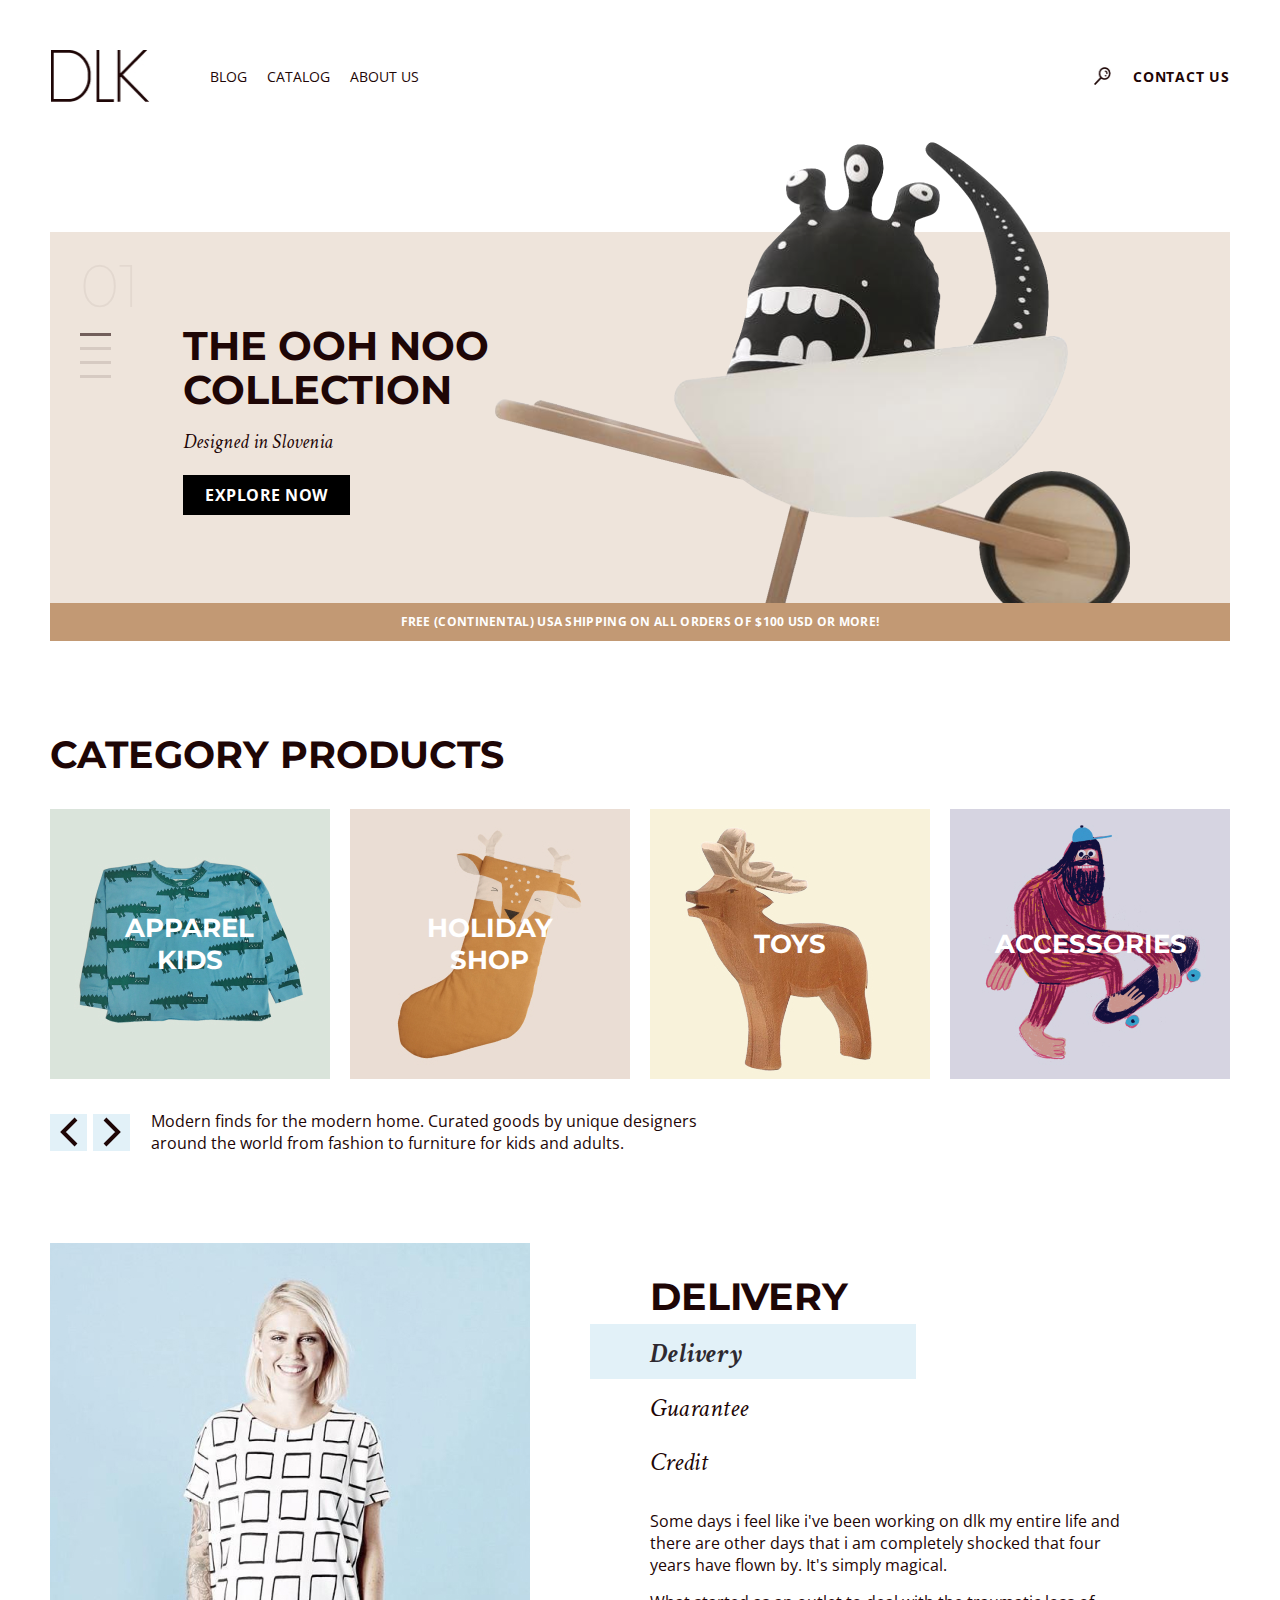
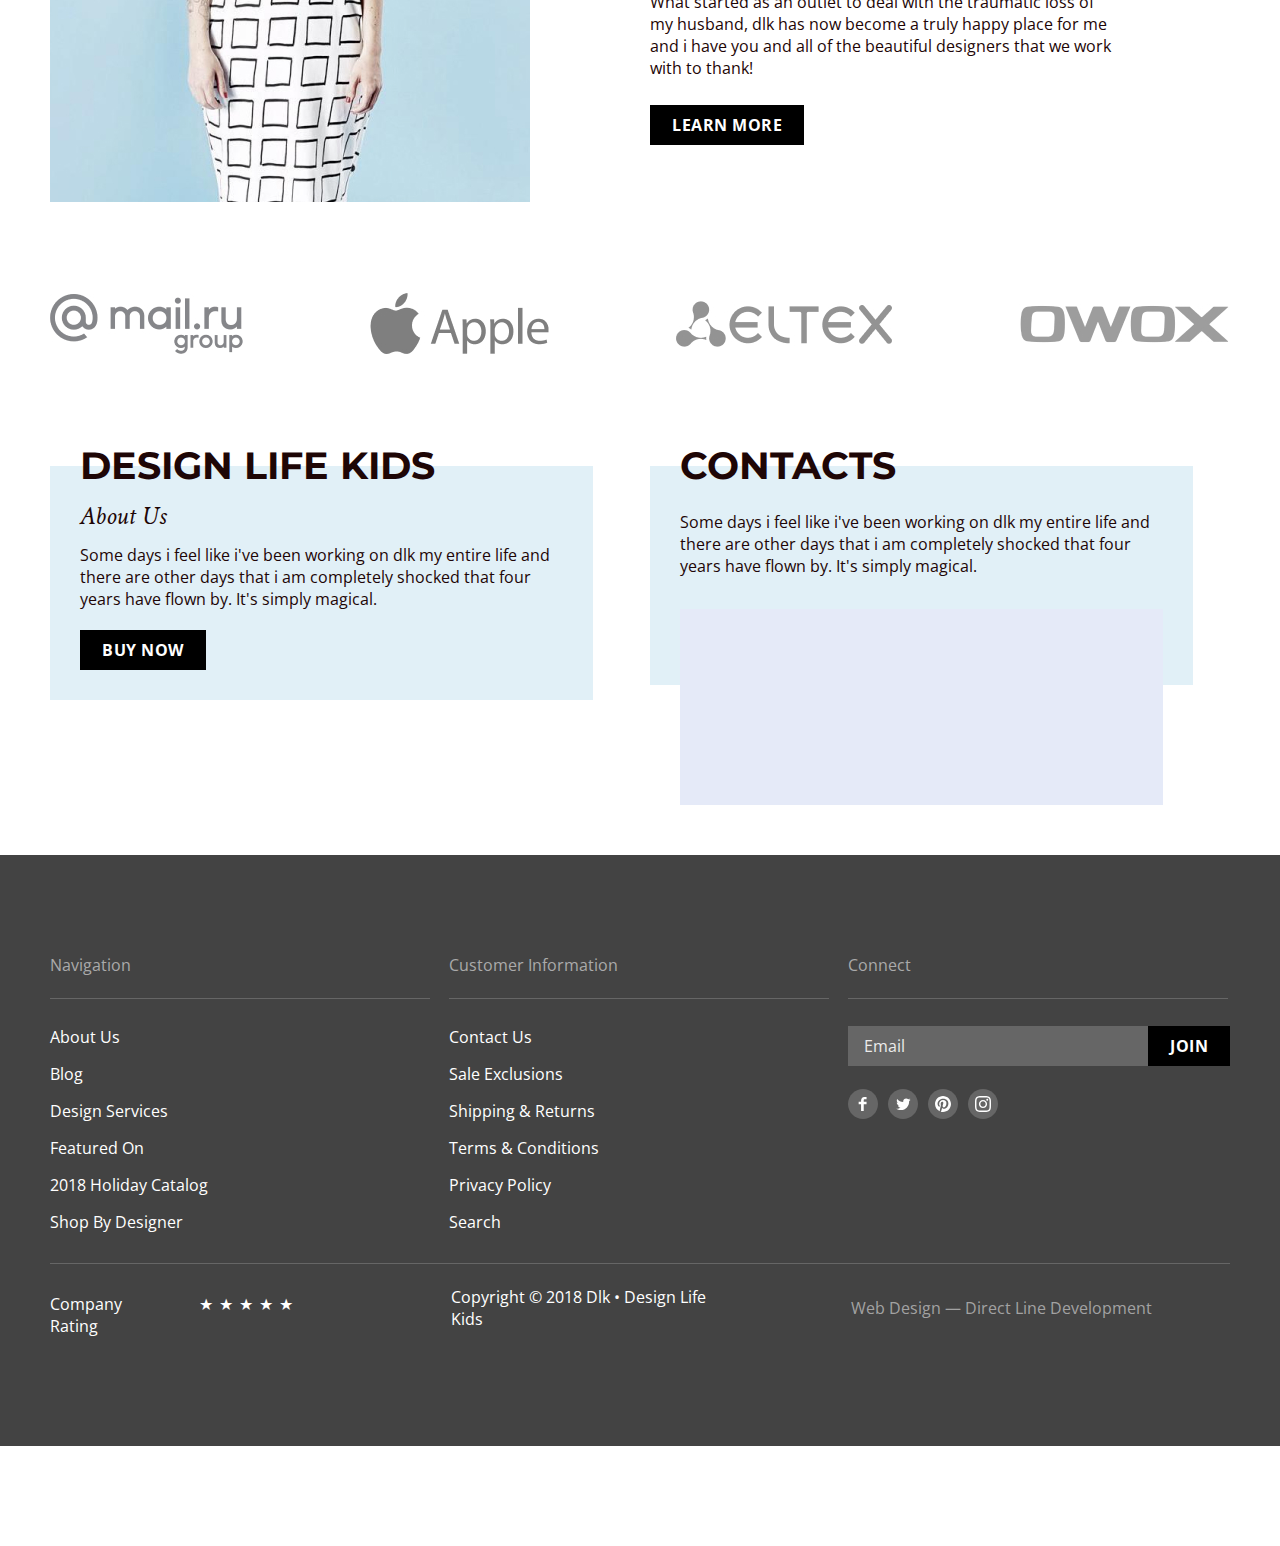
<file: index.html>
<!DOCTYPE html>
<html lang="en">
<head>
    <meta charset="UTF-8">
    <meta http-equiv="X-UA-Compatible" content="IE=edge">
    <meta name="viewport" content="width=device-width, initial-scale=1.0">
    <title>Document</title>
    <link rel="preconnect" href="https://fonts.googleapis.com">
    <link rel="preconnect" href="https://fonts.gstatic.com" crossorigin>
    <link href="https://fonts.googleapis.com/css2?family=Montserrat:wght@700&display=swap" rel="stylesheet">
    <link href="https://fonts.googleapis.com/css2?family=Montserrat:wght@200;700&display=swap" rel="stylesheet">
    <link href="https://fonts.googleapis.com/css2?family=Open+Sans&display=swap" rel="stylesheet">
    <link href="https://fonts.googleapis.com/css2?family=Crimson+Text:ital@1&family=Montserrat:wght@200;700&display=swap" rel="stylesheet">
    <link href="https://fonts.googleapis.com/css2?family=Crimson+Text:ital@1&family=Montserrat:wght@200;700&family=Roboto&display=swap" rel="stylesheet">
    <link rel="stylesheet" href="css/normalize.css">
    <link rel="stylesheet" href="css/common.css">
    <link rel="stylesheet" href="css/style.min.css">
</head>

<body>
    <header class="header container">
        <a href="index.html">
            <img src="images/DLK.jpg" alt="" width="100" height="52">
        </a>
        <nav class="header-menu">
            <ul class="undotted header-list">
                <li>
                   <a href="blog.html">Blog</a>
                </li>
                <li>
                    <a href="catalog.html">Catalog</a>
                </li>
                <li>
                    <a href="#">About Us</a>
                </li>
            </ul>
        </nav>
        <button aria-label="search" class="search"><img src="images/search.jpg" alt="" width="17" height="18"></button>       
        <a href="contact.html" class="header-contact">Contact  Us</a>
    </header>
   
    <main class="container">
        <section class="banner">
            <ul class="undotted banner-list">
                <li class=" sheet">
                    <p class="page">01</p>
                    <ul class="undotted">
                        <li class="button-page-checked">
                            <button class="button-page-checked"></button>
                        </li>
                        <li>
                            <button class="button-page"></button>
                        </li>
                        <li>
                            <button class="button-page"></button>
                        </li>
                        <li>
                            <button class="button-page"></button>
                        </li>
                    </ul>
                </li>
                <li class="banner-item">
                    <h1 class="banner-title">THE OOH NOO COLLECTION</h1>
                    <p class="designed">Designed in Slovenia</p>
                    <a href="#" aria-label="explore-now" class="button btn-js">EXPLORE NOW</a>
                </li> 
                <!-- <li class="banner-item">
                    <img src="images/krocozybra.png" class="banner-monstr" alt="" width="636" height="455">
                </li> -->
            </ul>
            <p class="insert">Free (continental) USA shipping on all orders of $100 USD or more!</p>
        </section>
  
        <section class="category">
            <h2 class="category-title">Category Products</h2>
            <ul class="category-list undotted">
                <li>
                    <a href="#" class="img1 category-item"  >
                        <h3 class="category-heading">APPAREL KIDS</h3>
                    </a>
                </li>
                <li>
                    <a href="#" class="img2 category-item">
                        <h3 class="category-heading">HOLIDAY SHOP</h3>
                    </a>
                </li>
                <li> 
                    <a href="toys.html" class="img3 category-item">
                        <h3 class="category-heading">TOYS</h3>
                    </a>
                </li>
                <li>
                    <a href="#" class="img4 category-item">
                        <h3 class="category-heading">ACCESSORIES</h3>
                    </a>
                </li>
            </ul>
        </section>

        <div class="arrow-wrapper">
            <button class="arrow arrowL"></button>
            <button class="arrow arrowR"></button>
            <p class="arrow-text">Modern finds for the modern home. Curated goods by unique designers around the world from fashion to furniture for kids and adults.</p>
        </div>   
            
        <section class="delivery">
            <img src="images/girl.jpg" alt="" class="delivery-img" width="480" height="559">
            <div class="delivery-wrapper">
                <h2 class="delivery-title">Delivery</h2>
                <ul class="undotted delivery-ul">
                    <li>
                        <p class="selection">Delivery</p>
                    </li>
                    <li>
                        <p>Guarantee</p>
                    </li>
                    <li>
                        <p>Credit</p>
                    </li>
                </ul>
                <ul class="undotted delivery-text">
                    <li>
                        <p>Some days i feel like i've been working on dlk my entire life and there are other days that i am completely shocked that four years have flown by. It's simply magical.</p>
                    </li>
                    <li>
                        <p>What started as an outlet to deal  with the traumatic loss of my husband, dlk has now become a truly happy place for me and i have you and all of the beautiful designers that we work with to thank!</p>
                    </li>
                    <li>
                        <button aria-label="learn-more" class="button">LEARN MORE</button>
                    </li>
                </ul>
            </div>
        </section>

        <section class="brands">
            <h2 class="hidden">Brands</h2>
            <ul class="undotted brands-list">
                <li>
                    <img src="images/mailgroup.jpg" alt="" width="193" height="60">
                </li>
                <li>
                    <img src="images/apple.jpg" alt="" width="179" height="61">
                </li>
                <li>
                    <img src="images/eltex.jpg" alt="" width="216" height="46">
                </li>
                <li>
                    <img src="images/owox1.jpg" alt="" width="211" height="40">
                </li>
            </ul>
        </section>

        <section class="about">
            <div class="about-item">
                <h2 class="about-title">Design Life Kids</h2>
                <p class="about-ul">About Us</p>
                <p>Some days i feel like i've been working on dlk my entire life and there are other days that i am completely shocked that four years have flown by. It's simply magical.</p>
                <a href="#" aria-label="buy" class="button">buy now</a>
            </div>
            <div class="about-item">
                <h2 class="about-title">Contacts</h2>
                    <p>Some days i feel like i've been working on dlk my entire life and there are other days that i am completely shocked that four years have flown by. It's simply magical.</p>
                    <!-- <p><img src="images/maps.jpg" class="map" alt="" width="483" height="196"></p> -->
                    <iframe aria-label="map" class="map" src="https://yandex.ru/map-widget/v1/?um=constructor%3A98d614c780df4e5d0b60de6b04b9b46736ffb4f170f9bae3b75a537164323823&amp;source=constructor" width="483" height="196"></iframe>
            </div>
        </section>
    </main>

    <footer class="footer">
        <div class="container">
            <ul class="undotted footer-list">
                <li class="line">
                    <p>Navigation</p>
                    <nav>
                        <ul class="undotted footer-color">
                            <li>
                                <a href="#">About Us</a>
                            </li>
                            <li>
                                <a href="blog.html">Blog</a>
                            </li>
                            <li>
                                <a href="#">Design Services</a>
                            </li>
                            <li>
                                <a href="#">Featured On</a>
                            </li>
                            <li>
                                <a href="#">2018 Holiday Catalog</a>
                            </li>
                            <li>
                                <a href="#">Shop By Designer</a>
                            </li>
                        </ul>
                    </nav>
                </li>
                <li class="line">
                    <p>Customer Information</p>
                    <nav>
                        <ul class="undotted footer-color">
                            <li>
                                <a href="contact.html">Contact Us</a>
                            </li>
                            <li>
                                <a href="#">Sale Exclusions</a>
                            </li>
                            <li>
                                <a href="#">Shipping & Returns</a>
                            </li>
                            <li>
                                <a href="#">Terms & Conditions</a>
                            </li>
                            <li>
                                <a href="#">Privacy Policy</a>
                            </li>
                            <li>
                                <a href="#">Search</a>
                            </li>
                        </ul>
                    </nav>
                </li>
                <li class="line">
                    <p>Connect</p>
                    <form action="#" class="email-wrapper">
                        <input aria-label="mail" type="email" placeholder="Email" class="email">
                        <button class="button">Join</button>   
                    </form>
                    <ul class="undotted networks">
                        <li>
                            <a href="#" target="_blank">
                            <svg aria-label="facebook" width="30" height="30" viewBox="0 0 30 30" fill="none" xmlns="http://www.w3.org/2000/svg">
                                <path fill-rule="evenodd" clip-rule="evenodd" d="M0 15C0 6.71573 6.71573 0 15 0C23.2843 0 30 6.71573 30 15C30 23.2843 23.2843 30 15 30C6.71573 30 0 23.2843 0 15Z" fill="#666666"/>
                                <path fill-rule="evenodd" clip-rule="evenodd" d="M18.5527 10.3672H16.2967C16.0307 10.3672 15.7337 10.7172 15.7337 11.1852V12.8142H18.5527V15.1352H15.7337V22.1052H13.0707V15.1352H10.6577V12.8142H13.0707V11.4472C13.0707 9.48823 14.4317 7.89423 16.2967 7.89423H18.5527V10.3672Z" fill="white"/>
                            </svg> 
                            </a>
                        </li>
                        <li>
                            <a href="#" target="_blank">
                                <svg aria-label="twitter" width="30" height="30" viewBox="0 0 30 30" fill="none" xmlns="http://www.w3.org/2000/svg">
                                    <path fill-rule="evenodd" clip-rule="evenodd" d="M0 15C0 6.71573 6.71573 0 15 0C23.2843 0 30 6.71573 30 15C30 23.2843 23.2843 30 15 30C6.71573 30 0 23.2843 0 15Z" fill="#666666"/>
                                    <path fill-rule="evenodd" clip-rule="evenodd" d="M21.1006 12.2891C21.1056 12.4161 21.1096 12.5431 21.1096 12.6721C21.1096 16.5761 18.1366 21.0781 12.7026 21.0781C11.0346 21.0781 9.48058 20.5881 8.17358 19.7501C8.40658 19.7771 8.64158 19.7911 8.87958 19.7911C10.2636 19.7911 11.5376 19.3181 12.5486 18.5251C11.2556 18.5021 10.1656 17.6481 9.78758 16.4751C9.96858 16.5101 10.1546 16.5271 10.3446 16.5271C10.6136 16.5271 10.8746 16.4921 11.1226 16.4241C9.77158 16.1521 8.75158 14.9591 8.75158 13.5271V13.4901C9.15058 13.7111 9.60758 13.8441 10.0916 13.8591C9.29858 13.3301 8.77758 12.4261 8.77758 11.4001C8.77758 10.8591 8.92258 10.3521 9.17658 9.91612C10.6326 11.7031 12.8106 12.8791 15.2656 13.0021C15.2156 12.7851 15.1906 12.5601 15.1906 12.3281C15.1906 10.6971 16.5126 9.37512 18.1446 9.37512C18.9936 9.37512 19.7616 9.73212 20.2996 10.3071C20.9736 10.1761 21.6056 9.93012 22.1766 9.59012C21.9556 10.2811 21.4886 10.8591 20.8766 11.2251C21.4746 11.1541 22.0446 10.9961 22.5756 10.7601C22.1776 11.3521 21.6776 11.8731 21.1006 12.2891Z" fill="white"/>
                                </svg>   
                            </a>
                        </li>
                        <li>
                            <a href="#" target="_blank">
                                <svg aria-label="pinterest" width="30" height="30" viewBox="0 0 30 30" fill="none" xmlns="http://www.w3.org/2000/svg">
                                    <path fill-rule="evenodd" clip-rule="evenodd" d="M0 15C0 6.71573 6.71573 0 15 0C23.2843 0 30 6.71573 30 15C30 23.2843 23.2843 30 15 30C6.71573 30 0 23.2843 0 15Z" fill="#666666"/>
                                    <path fill-rule="evenodd" clip-rule="evenodd" d="M15.0005 7C10.5825 7 7 10.5816 7 15.0005C7 18.2754 8.97001 21.0902 11.7896 22.3273C11.767 21.7694 11.7858 21.0977 11.9279 20.49C12.0821 19.8408 12.9571 16.1313 12.9571 16.1313C12.9571 16.1313 12.7021 15.6205 12.7021 14.865C12.7021 13.6796 13.3898 12.7943 14.245 12.7943C14.9722 12.7943 15.3241 13.3409 15.3241 13.9957C15.3241 14.7267 14.8575 15.8208 14.6176 16.8341C14.4172 17.6836 15.0428 18.3751 15.8801 18.3751C17.3957 18.3751 18.4165 16.4286 18.4165 14.1218C18.4165 12.3691 17.2358 11.0567 15.088 11.0567C12.6617 11.0567 11.1498 12.8658 11.1498 14.8866C11.1498 15.5847 11.3549 16.0758 11.6767 16.4559C11.8253 16.6318 11.8451 16.7014 11.7914 16.9027C11.7538 17.0486 11.6654 17.4042 11.6287 17.5444C11.5751 17.7466 11.4114 17.82 11.2288 17.7448C10.1102 17.2885 9.58999 16.0645 9.58999 14.6881C9.58999 12.4161 11.5064 9.68972 15.3072 9.68972C18.3619 9.68972 20.3724 11.9015 20.3724 14.2732C20.3724 17.4117 18.6282 19.7562 16.0551 19.7562C15.1924 19.7562 14.3795 19.2895 14.1011 18.7599C14.1011 18.7599 13.6363 20.6029 13.5385 20.9585C13.3691 21.5747 13.037 22.1919 12.7332 22.6717C13.4529 22.8843 14.213 23 15.0005 23C19.4184 23 23 19.4184 23 15.0005C23 10.5816 19.4184 7 15.0005 7Z" fill="white"/>
                                </svg> 
                            </a>
                        </li>
                        <li>
                            <a href="#" target="_blank">
                                <svg aria-label="instagram" width="30" height="30" viewBox="0 0 30 30" fill="none" xmlns="http://www.w3.org/2000/svg">
                                    <path fill-rule="evenodd" clip-rule="evenodd" d="M0 15C0 6.71573 6.71573 0 15 0C23.2843 0 30 6.71573 30 15C30 23.2843 23.2843 30 15 30C6.71573 30 0 23.2843 0 15Z" fill="#666666"/>
                                    <path fill-rule="evenodd" clip-rule="evenodd" d="M15 7C12.8273 7 12.5549 7.0092 11.7016 7.04813C10.8501 7.08697 10.2686 7.22223 9.7597 7.42C9.23363 7.62443 8.7875 7.89797 8.3427 8.3427C7.89797 8.7875 7.62443 9.23363 7.42 9.7597C7.22223 10.2686 7.08697 10.8501 7.04813 11.7016C7.0092 12.5549 7 12.8273 7 15C7 17.1727 7.0092 17.4451 7.04813 18.2984C7.08697 19.1499 7.22223 19.7314 7.42 20.2403C7.62443 20.7664 7.89797 21.2125 8.3427 21.6573C8.7875 22.102 9.23363 22.3756 9.7597 22.58C10.2686 22.7778 10.8501 22.913 11.7016 22.9519C12.5549 22.9908 12.8273 23 15 23C17.1727 23 17.4451 22.9908 18.2984 22.9519C19.1499 22.913 19.7314 22.7778 20.2403 22.58C20.7664 22.3756 21.2125 22.102 21.6573 21.6573C22.102 21.2125 22.3756 20.7664 22.58 20.2403C22.7778 19.7314 22.913 19.1499 22.9519 18.2984C22.9908 17.4451 23 17.1727 23 15C23 12.8273 22.9908 12.5549 22.9519 11.7016C22.913 10.8501 22.7778 10.2686 22.58 9.7597C22.3756 9.23363 22.102 8.7875 21.6573 8.3427C21.2125 7.89797 20.7664 7.62443 20.2403 7.42C19.7314 7.22223 19.1499 7.08697 18.2984 7.04813C17.4451 7.0092 17.1727 7 15 7ZM15 8.44143C17.1361 8.44143 17.3891 8.4496 18.2327 8.4881C19.0127 8.52367 19.4363 8.65397 19.7182 8.76353C20.0916 8.90867 20.3581 9.08203 20.638 9.362C20.918 9.6419 21.0913 9.9084 21.2365 10.2818C21.346 10.5637 21.4763 10.9873 21.5119 11.7673C21.5504 12.6109 21.5586 12.8639 21.5586 15C21.5586 17.1361 21.5504 17.3891 21.5119 18.2327C21.4763 19.0127 21.346 19.4363 21.2365 19.7182C21.0913 20.0916 20.918 20.3581 20.638 20.638C20.3581 20.918 20.0916 21.0913 19.7182 21.2365C19.4363 21.346 19.0127 21.4763 18.2327 21.5119C17.3892 21.5504 17.1363 21.5586 15 21.5586C12.8637 21.5586 12.6108 21.5504 11.7673 21.5119C10.9873 21.4763 10.5637 21.346 10.2818 21.2365C9.9084 21.0913 9.64193 20.918 9.36197 20.638C9.08207 20.3581 8.90867 20.0916 8.76353 19.7182C8.65397 19.4363 8.52367 19.0127 8.4881 18.2327C8.4496 17.3891 8.44143 17.1361 8.44143 15C8.44143 12.8639 8.4496 12.6109 8.4881 11.7673C8.52367 10.9873 8.65397 10.5637 8.76353 10.2818C8.90867 9.9084 9.08203 9.6419 9.36197 9.362C9.64193 9.08203 9.9084 8.90867 10.2818 8.76353C10.5637 8.65397 10.9873 8.52367 11.7673 8.4881C12.6109 8.4496 12.8639 8.44143 15 8.44143ZM10.8919 15C10.8919 12.7311 12.7311 10.8919 15 10.8919C17.2689 10.8919 19.1081 12.7311 19.1081 15C19.1081 17.2689 17.2689 19.1081 15 19.1081C12.7311 19.1081 10.8919 17.2689 10.8919 15ZM15 17.6667C13.5272 17.6667 12.3333 16.4728 12.3333 15C12.3333 13.5272 13.5272 12.3333 15 12.3333C16.4728 12.3333 17.6667 13.5272 17.6667 15C17.6667 16.4728 16.4728 17.6667 15 17.6667ZM19.2704 11.6896C19.8006 11.6896 20.2304 11.2598 20.2304 10.7296C20.2304 10.1994 19.8006 9.76957 19.2704 9.76957C18.7402 9.76957 18.3104 10.1994 18.3104 10.7296C18.3104 11.2598 18.7402 11.6896 19.2704 11.6896Z" fill="white"/>
                                </svg> 
                            </a>
                        </li>
                    </ul>
                </li>
            </ul>
        </div>
        
        <div class="container down">
            <div class="star">
                <input type="radio" id="star-5" name="rating" value="5">
                <label for="star-5"></label>	
                <input type="radio" id="star-4" name="rating" value="4">
                <label for="star-4"></label>    
                <input type="radio" id="star-3" name="rating" value="3">
                <label for="star-3"></label>  
                <input type="radio" id="star-2" name="rating" value="2">
                <label for="star-2"></label>    
                <input type="radio" id="star-1" name="rating" value="1">
                <label for="star-1"></label>
                <span class="footer-color">Company Rating</span>   
            </div>
            <p class="footer-color indent">Copyright © 2018 Dlk • Design Life Kids</p>
            <a href="https://directlinedev.com/" class="footer-dl">Web Design — Direct Line Development</a>  
        </div>
    </footer>

   <section class="popup">
        <h2 class="hidden">Modal Block</h2>
        <form action="#" class="contact-form-popup">
            <div class="contact-wrapper">
                <label for="input-name">Name</label>
                <input type="text" id="input-name">
            </div>
            <div class="contact-2-column">
                <div class="contact-wrapper">
                    <label for="input-phone">Phone</label>
                    <input type="text" id="input-phone">
                </div>
                <div class="contact-wrapper">
                    <label for="input-email">Email</label>
                    <input type="text" id="input-email">
                </div>
            </div>
            <div class="contact-wrapper">
                <label for="textarea">Message</label>
                <textarea name="message" id="textarea" cols="30" rows="10"></textarea>
            </div>

            <div class="clicking">
                <input id="checkbox" type="checkbox" name="checkbox"  class="checkbox-input" onchange="document.getElementById('submit').disabled = !this.checked;" />
                <label for="checkbox" class="checkbox-label">By clicking on the button, you consent to the processing of your personal data</label>   
                <input aria-label="btn-submit" type="submit" class="button" disabled="disabled" name="submit" id="submit" value="Submit"/>
            </div>

            <button class="popup-close"><img aria-label="close-btn" src="images/btn-cls.svg" alt="" width="15" height="15"></button>
        </form>
    </section>

    <script src="js/script.js"></script>
</body>

</html>
</file>
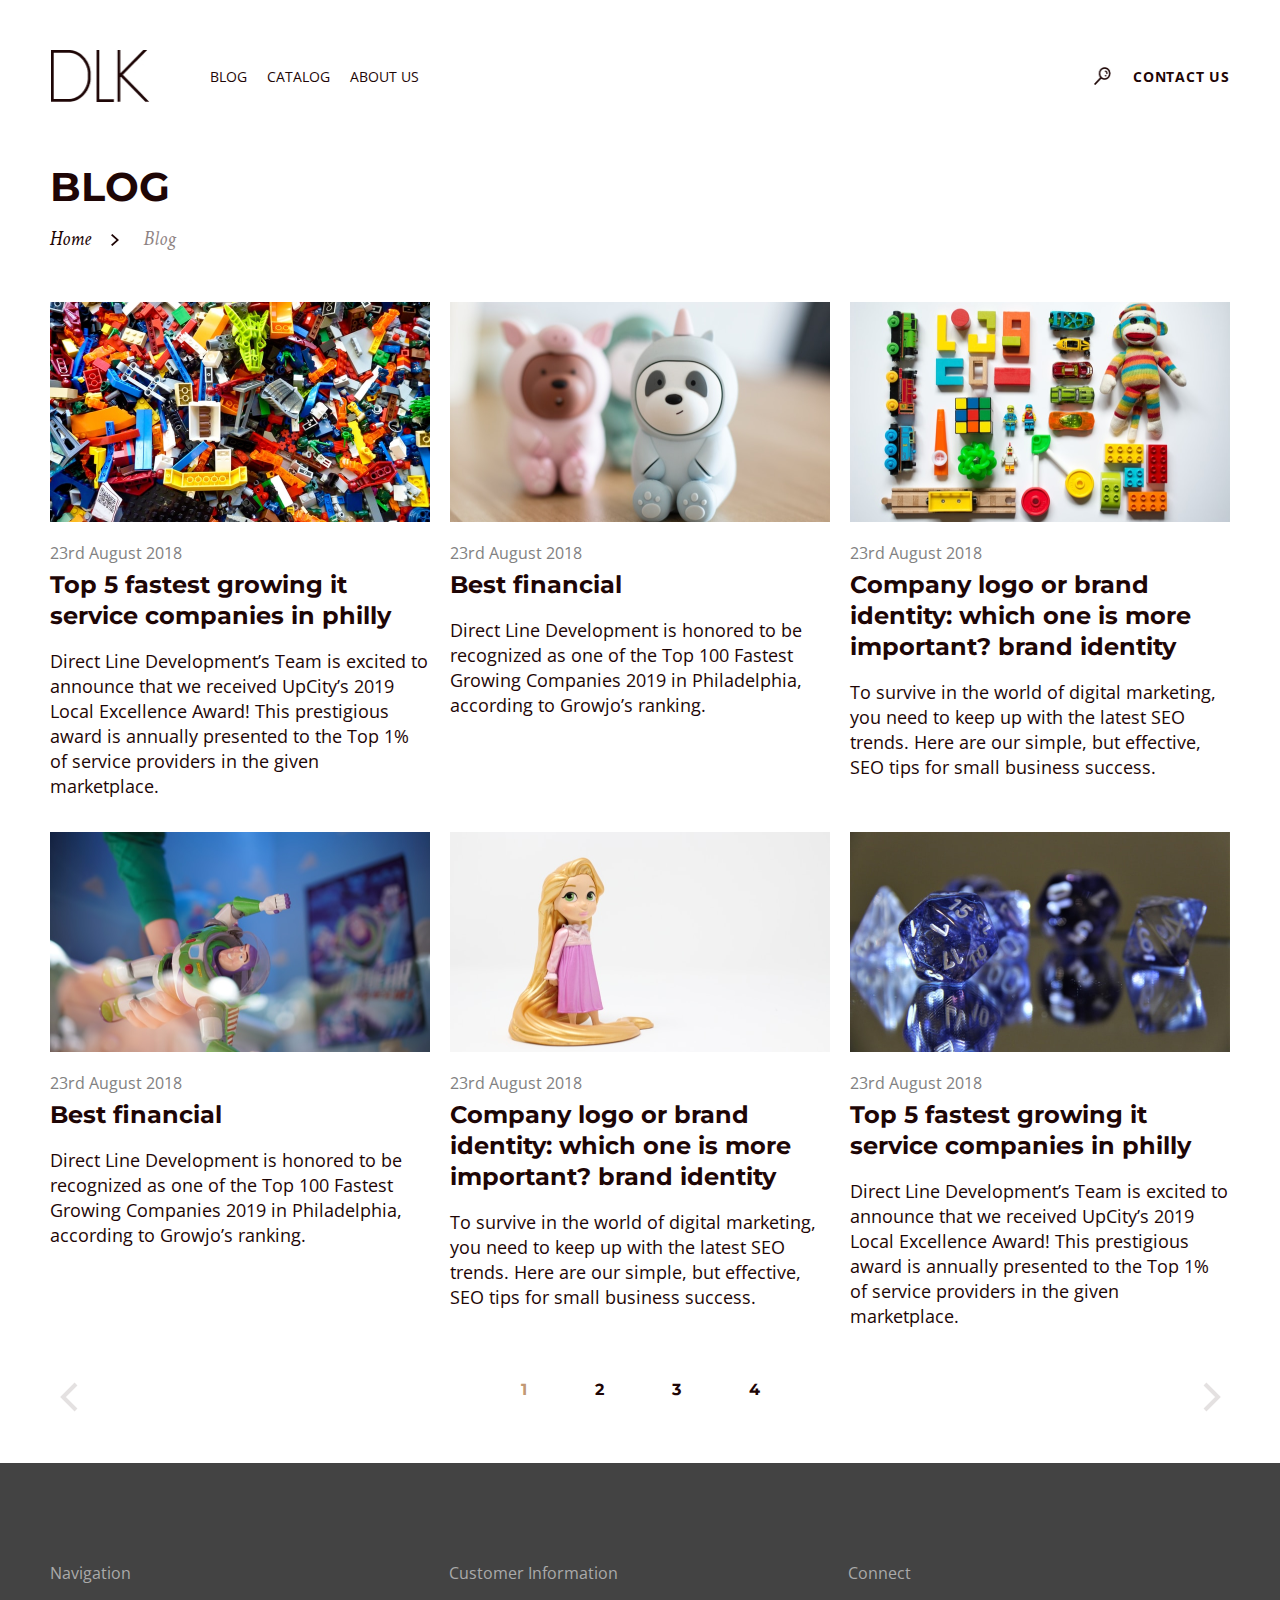
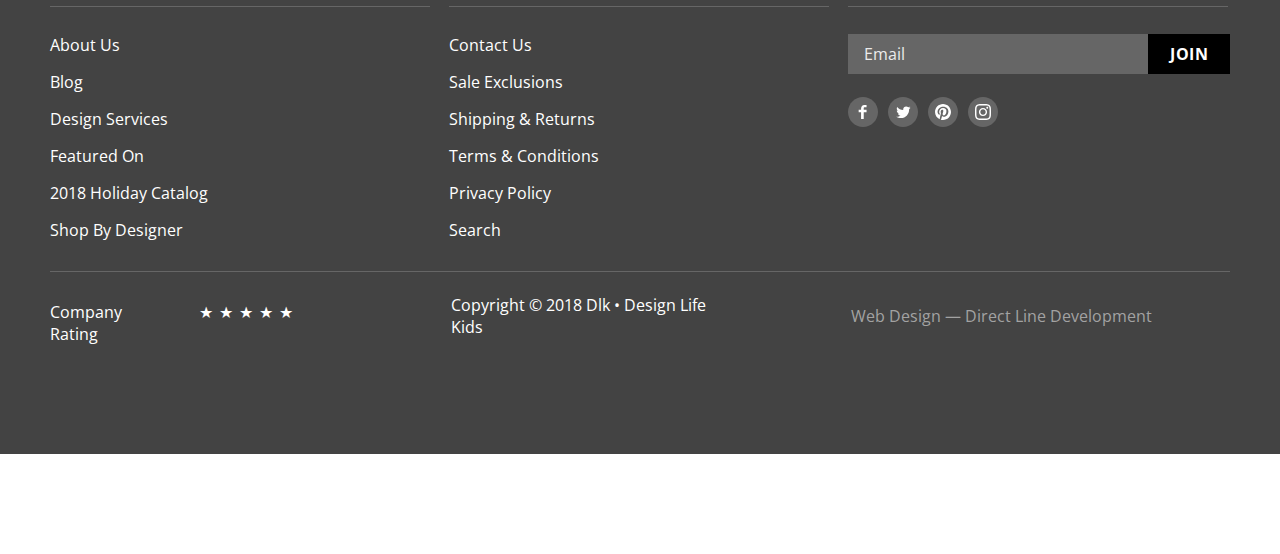
<file: blog.html>
<!DOCTYPE html>
<html lang="en">
<head>
    <meta charset="UTF-8">
    <meta http-equiv="X-UA-Compatible" content="IE=edge">
    <meta name="viewport" content="width=device-width, initial-scale=1.0">
    <title>Blog</title>
    <link rel="preconnect" href="https://fonts.googleapis.com">
    <link rel="preconnect" href="https://fonts.gstatic.com" crossorigin>
    <link href="https://fonts.googleapis.com/css2?family=Montserrat:wght@700&display=swap" rel="stylesheet">
    <link href="https://fonts.googleapis.com/css2?family=Montserrat:wght@200;700&display=swap" rel="stylesheet">
    <link href="https://fonts.googleapis.com/css2?family=Open+Sans&display=swap" rel="stylesheet">
    <link href="https://fonts.googleapis.com/css2?family=Crimson+Text:ital@1&family=Montserrat:wght@200;700&display=swap" rel="stylesheet">
    <link rel="stylesheet" href="css/normalize.css">
    <link rel="stylesheet" href="css/common.css">
    <link rel="stylesheet" href="css/blog.min.css">
</head>

<body>
    <header class="header container">
        <a href="index.html">
            <img src="images/DLK.jpg" alt="" width="100" height="52">
        </a>
        <nav class="header-menu">
            <ul class="undotted header-list">
                <li>
                   <a href="blog.html">Blog</a>
                </li>
                <li>
                    <a href="catalog.html">Catalog</a>
                </li>
                <li>
                    <a href="#">About Us</a>
                </li>
            </ul>
        </nav>
        <button aria-label="search" class="search"><img src="images/search.jpg" alt="" width="17" height="18"></button>       
        <a href="contact.html" class="header-contact">Contact  Us</a>
    </header>

    <main class="container">
        <section>
            <h1 class="blog-title">Blog</h1>
            <div>
                <ul class="undotted crumbs">
                    <li>
                        <a href="index.html" class="breadcrumbs">Home</a>
                    </li>
                    <li>
                        <p>Blog</p>
                    </li>
                </ul>
            </div>
            <ul class="undotted blog-list">
                <li>
                    <a href="#">
                        <img src="images/blog1.png" alt="" width="380" height="220">
                        <p class="blog-data">23rd August 2018</p>
                        <h2 class="blog-item">Top 5 fastest growing it service companies in philly</h2>
                        <p class="blog-text">Direct Line Development’s Team is excited to announce that we received UpCity’s 2019 Local Excellence Award! This prestigious award is annually presented to the Top 1% of service providers in the given marketplace.</p>
                    </a>
                </li>
                <li>
                    <a href="#">
                        <img src="images/blog2.png" alt="" width="380" height="220">
                        <p class="blog-data">23rd August 2018</p>
                        <h2 class="blog-item">Best financial</h2>
                        <p class="blog-text">Direct Line Development is honored to be recognized as one of the Top 100 Fastest Growing Companies 2019 in Philadelphia, according to Growjo’s ranking.</p>
                    </a>
                </li>
                <li>
                    <a href="#">
                        <img src="images/blog3.png" alt="" width="380" height="220">
                        <p class="blog-data">23rd August 2018</p>
                        <h2 class="blog-item">Company logo or brand identity: which one is more important? brand identity</h2>
                        <p class="blog-text">To survive in the world of digital marketing, you need to keep up with the latest SEO trends. Here are our simple, but effective, SEO tips for small business success.</p>
                    </a>
                </li>
                <li>
                    <a href="#">
                        <img src="images/blog4.png" alt="" width="380" height="220">
                        <p class="blog-data">23rd August 2018</p>
                        <h2 class="blog-item">Best financial</h2>
                        <p class="blog-text">Direct Line Development is honored to be recognized as one of the Top 100 Fastest Growing Companies 2019 in Philadelphia, according to Growjo’s ranking.</p>
                    </a>
                </li>
                <li>
                    <a href="#">
                        <img src="images/blog5.png" alt="" width="380" height="220">
                        <p class="blog-data">23rd August 2018</p>
                        <h2 class="blog-item">Company logo or brand identity: which one is more important? brand identity</h2>
                        <p class="blog-text">To survive in the world of digital marketing, you need to keep up with the latest SEO trends. Here are our simple, but effective, SEO tips for small business success.</p>
                    </a>
                </li>
                <li>
                    <a href="#">
                        <img src="images/blog6.png" alt="" width="380" height="220">
                        <p class="blog-data">23rd August 2018</p>
                        <h2 class="blog-item">Top 5 fastest growing it service companies in philly</h2>
                        <p class="blog-text">Direct Line Development’s Team is excited to announce that we received UpCity’s 2019 Local Excellence Award! This prestigious award is annually presented to the Top 1% of service providers in the given marketplace.</p>
                    </a>
                </li>
            </ul>
            <div class="blog-page">
                <a href="#" class="page-left"></a>
                <div class="pagination">
                    <a class="active" href="#">1</a>
                    <a href="#">2</a>
                    <a href="#">3</a>
                    <a href="#">4</a>
                </div>
                <a href="#" class="page-right"></a>
            </div>
        </section>
    </main>

    <footer class="footer">
        <div class="container">
            <ul class="undotted footer-list">
                <li class="line">
                    <p>Navigation</p>
                    <nav>
                        <ul class="undotted footer-color">
                            <li>
                                <a href="#">About Us</a>
                            </li>
                            <li>
                                <a href="blog.html">Blog</a>
                            </li>
                            <li>
                                <a href="#">Design Services</a>
                            </li>
                            <li>
                                <a href="#">Featured On</a>
                            </li>
                            <li>
                                <a href="#">2018 Holiday Catalog</a>
                            </li>
                            <li>
                                <a href="#">Shop By Designer</a>
                            </li>
                        </ul>
                    </nav>
                </li>
                <li class="line">
                    <p>Customer Information</p>
                    <nav>
                        <ul class="undotted footer-color">
                            <li>
                                <a href="contact.html">Contact Us</a>
                            </li>
                            <li>
                                <a href="#">Sale Exclusions</a>
                            </li>
                            <li>
                                <a href="#">Shipping & Returns</a>
                            </li>
                            <li>
                                <a href="#">Terms & Conditions</a>
                            </li>
                            <li>
                                <a href="#">Privacy Policy</a>
                            </li>
                            <li>
                                <a href="#">Search</a>
                            </li>
                        </ul>
                    </nav>
                </li>
                <li class="line">
                    <p>Connect</p>
                    <form action="#" class="email-wrapper">
                        <input aria-label="mail" type="email" placeholder="Email" class="email">
                        <button class="button">Join</button>   
                    </form>
                    <ul class="undotted networks">
                        <li>
                            <a href="#" target="_blank">
                            <svg aria-label="facebook" width="30" height="30" viewBox="0 0 30 30" fill="none" xmlns="http://www.w3.org/2000/svg">
                                <path fill-rule="evenodd" clip-rule="evenodd" d="M0 15C0 6.71573 6.71573 0 15 0C23.2843 0 30 6.71573 30 15C30 23.2843 23.2843 30 15 30C6.71573 30 0 23.2843 0 15Z" fill="#666666"/>
                                <path fill-rule="evenodd" clip-rule="evenodd" d="M18.5527 10.3672H16.2967C16.0307 10.3672 15.7337 10.7172 15.7337 11.1852V12.8142H18.5527V15.1352H15.7337V22.1052H13.0707V15.1352H10.6577V12.8142H13.0707V11.4472C13.0707 9.48823 14.4317 7.89423 16.2967 7.89423H18.5527V10.3672Z" fill="white"/>
                            </svg> 
                            </a>
                        </li>
                        <li>
                            <a href="#" target="_blank">
                                <svg aria-label="twitter" width="30" height="30" viewBox="0 0 30 30" fill="none" xmlns="http://www.w3.org/2000/svg">
                                    <path fill-rule="evenodd" clip-rule="evenodd" d="M0 15C0 6.71573 6.71573 0 15 0C23.2843 0 30 6.71573 30 15C30 23.2843 23.2843 30 15 30C6.71573 30 0 23.2843 0 15Z" fill="#666666"/>
                                    <path fill-rule="evenodd" clip-rule="evenodd" d="M21.1006 12.2891C21.1056 12.4161 21.1096 12.5431 21.1096 12.6721C21.1096 16.5761 18.1366 21.0781 12.7026 21.0781C11.0346 21.0781 9.48058 20.5881 8.17358 19.7501C8.40658 19.7771 8.64158 19.7911 8.87958 19.7911C10.2636 19.7911 11.5376 19.3181 12.5486 18.5251C11.2556 18.5021 10.1656 17.6481 9.78758 16.4751C9.96858 16.5101 10.1546 16.5271 10.3446 16.5271C10.6136 16.5271 10.8746 16.4921 11.1226 16.4241C9.77158 16.1521 8.75158 14.9591 8.75158 13.5271V13.4901C9.15058 13.7111 9.60758 13.8441 10.0916 13.8591C9.29858 13.3301 8.77758 12.4261 8.77758 11.4001C8.77758 10.8591 8.92258 10.3521 9.17658 9.91612C10.6326 11.7031 12.8106 12.8791 15.2656 13.0021C15.2156 12.7851 15.1906 12.5601 15.1906 12.3281C15.1906 10.6971 16.5126 9.37512 18.1446 9.37512C18.9936 9.37512 19.7616 9.73212 20.2996 10.3071C20.9736 10.1761 21.6056 9.93012 22.1766 9.59012C21.9556 10.2811 21.4886 10.8591 20.8766 11.2251C21.4746 11.1541 22.0446 10.9961 22.5756 10.7601C22.1776 11.3521 21.6776 11.8731 21.1006 12.2891Z" fill="white"/>
                                </svg>   
                            </a>
                        </li>
                        <li>
                            <a href="#" target="_blank">
                                <svg aria-label="pinterest" width="30" height="30" viewBox="0 0 30 30" fill="none" xmlns="http://www.w3.org/2000/svg">
                                    <path fill-rule="evenodd" clip-rule="evenodd" d="M0 15C0 6.71573 6.71573 0 15 0C23.2843 0 30 6.71573 30 15C30 23.2843 23.2843 30 15 30C6.71573 30 0 23.2843 0 15Z" fill="#666666"/>
                                    <path fill-rule="evenodd" clip-rule="evenodd" d="M15.0005 7C10.5825 7 7 10.5816 7 15.0005C7 18.2754 8.97001 21.0902 11.7896 22.3273C11.767 21.7694 11.7858 21.0977 11.9279 20.49C12.0821 19.8408 12.9571 16.1313 12.9571 16.1313C12.9571 16.1313 12.7021 15.6205 12.7021 14.865C12.7021 13.6796 13.3898 12.7943 14.245 12.7943C14.9722 12.7943 15.3241 13.3409 15.3241 13.9957C15.3241 14.7267 14.8575 15.8208 14.6176 16.8341C14.4172 17.6836 15.0428 18.3751 15.8801 18.3751C17.3957 18.3751 18.4165 16.4286 18.4165 14.1218C18.4165 12.3691 17.2358 11.0567 15.088 11.0567C12.6617 11.0567 11.1498 12.8658 11.1498 14.8866C11.1498 15.5847 11.3549 16.0758 11.6767 16.4559C11.8253 16.6318 11.8451 16.7014 11.7914 16.9027C11.7538 17.0486 11.6654 17.4042 11.6287 17.5444C11.5751 17.7466 11.4114 17.82 11.2288 17.7448C10.1102 17.2885 9.58999 16.0645 9.58999 14.6881C9.58999 12.4161 11.5064 9.68972 15.3072 9.68972C18.3619 9.68972 20.3724 11.9015 20.3724 14.2732C20.3724 17.4117 18.6282 19.7562 16.0551 19.7562C15.1924 19.7562 14.3795 19.2895 14.1011 18.7599C14.1011 18.7599 13.6363 20.6029 13.5385 20.9585C13.3691 21.5747 13.037 22.1919 12.7332 22.6717C13.4529 22.8843 14.213 23 15.0005 23C19.4184 23 23 19.4184 23 15.0005C23 10.5816 19.4184 7 15.0005 7Z" fill="white"/>
                                </svg> 
                            </a>
                        </li>
                        <li>
                            <a href="#" target="_blank">
                                <svg aria-label="instagram" width="30" height="30" viewBox="0 0 30 30" fill="none" xmlns="http://www.w3.org/2000/svg">
                                    <path fill-rule="evenodd" clip-rule="evenodd" d="M0 15C0 6.71573 6.71573 0 15 0C23.2843 0 30 6.71573 30 15C30 23.2843 23.2843 30 15 30C6.71573 30 0 23.2843 0 15Z" fill="#666666"/>
                                    <path fill-rule="evenodd" clip-rule="evenodd" d="M15 7C12.8273 7 12.5549 7.0092 11.7016 7.04813C10.8501 7.08697 10.2686 7.22223 9.7597 7.42C9.23363 7.62443 8.7875 7.89797 8.3427 8.3427C7.89797 8.7875 7.62443 9.23363 7.42 9.7597C7.22223 10.2686 7.08697 10.8501 7.04813 11.7016C7.0092 12.5549 7 12.8273 7 15C7 17.1727 7.0092 17.4451 7.04813 18.2984C7.08697 19.1499 7.22223 19.7314 7.42 20.2403C7.62443 20.7664 7.89797 21.2125 8.3427 21.6573C8.7875 22.102 9.23363 22.3756 9.7597 22.58C10.2686 22.7778 10.8501 22.913 11.7016 22.9519C12.5549 22.9908 12.8273 23 15 23C17.1727 23 17.4451 22.9908 18.2984 22.9519C19.1499 22.913 19.7314 22.7778 20.2403 22.58C20.7664 22.3756 21.2125 22.102 21.6573 21.6573C22.102 21.2125 22.3756 20.7664 22.58 20.2403C22.7778 19.7314 22.913 19.1499 22.9519 18.2984C22.9908 17.4451 23 17.1727 23 15C23 12.8273 22.9908 12.5549 22.9519 11.7016C22.913 10.8501 22.7778 10.2686 22.58 9.7597C22.3756 9.23363 22.102 8.7875 21.6573 8.3427C21.2125 7.89797 20.7664 7.62443 20.2403 7.42C19.7314 7.22223 19.1499 7.08697 18.2984 7.04813C17.4451 7.0092 17.1727 7 15 7ZM15 8.44143C17.1361 8.44143 17.3891 8.4496 18.2327 8.4881C19.0127 8.52367 19.4363 8.65397 19.7182 8.76353C20.0916 8.90867 20.3581 9.08203 20.638 9.362C20.918 9.6419 21.0913 9.9084 21.2365 10.2818C21.346 10.5637 21.4763 10.9873 21.5119 11.7673C21.5504 12.6109 21.5586 12.8639 21.5586 15C21.5586 17.1361 21.5504 17.3891 21.5119 18.2327C21.4763 19.0127 21.346 19.4363 21.2365 19.7182C21.0913 20.0916 20.918 20.3581 20.638 20.638C20.3581 20.918 20.0916 21.0913 19.7182 21.2365C19.4363 21.346 19.0127 21.4763 18.2327 21.5119C17.3892 21.5504 17.1363 21.5586 15 21.5586C12.8637 21.5586 12.6108 21.5504 11.7673 21.5119C10.9873 21.4763 10.5637 21.346 10.2818 21.2365C9.9084 21.0913 9.64193 20.918 9.36197 20.638C9.08207 20.3581 8.90867 20.0916 8.76353 19.7182C8.65397 19.4363 8.52367 19.0127 8.4881 18.2327C8.4496 17.3891 8.44143 17.1361 8.44143 15C8.44143 12.8639 8.4496 12.6109 8.4881 11.7673C8.52367 10.9873 8.65397 10.5637 8.76353 10.2818C8.90867 9.9084 9.08203 9.6419 9.36197 9.362C9.64193 9.08203 9.9084 8.90867 10.2818 8.76353C10.5637 8.65397 10.9873 8.52367 11.7673 8.4881C12.6109 8.4496 12.8639 8.44143 15 8.44143ZM10.8919 15C10.8919 12.7311 12.7311 10.8919 15 10.8919C17.2689 10.8919 19.1081 12.7311 19.1081 15C19.1081 17.2689 17.2689 19.1081 15 19.1081C12.7311 19.1081 10.8919 17.2689 10.8919 15ZM15 17.6667C13.5272 17.6667 12.3333 16.4728 12.3333 15C12.3333 13.5272 13.5272 12.3333 15 12.3333C16.4728 12.3333 17.6667 13.5272 17.6667 15C17.6667 16.4728 16.4728 17.6667 15 17.6667ZM19.2704 11.6896C19.8006 11.6896 20.2304 11.2598 20.2304 10.7296C20.2304 10.1994 19.8006 9.76957 19.2704 9.76957C18.7402 9.76957 18.3104 10.1994 18.3104 10.7296C18.3104 11.2598 18.7402 11.6896 19.2704 11.6896Z" fill="white"/>
                                </svg> 
                            </a>
                        </li>
                    </ul>
                </li>
            </ul>
        </div>
        
        <div class="container down">
            <div class="star">
                <input type="radio" id="star-5" name="rating" value="5">
                <label for="star-5"></label>	
                <input type="radio" id="star-4" name="rating" value="4">
                <label for="star-4"></label>    
                <input type="radio" id="star-3" name="rating" value="3">
                <label for="star-3"></label>  
                <input type="radio" id="star-2" name="rating" value="2">
                <label for="star-2"></label>    
                <input type="radio" id="star-1" name="rating" value="1">
                <label for="star-1"></label>
                <span class="footer-color">Company Rating</span>   
            </div>
            <p class="footer-color indent">Copyright © 2018 Dlk • Design Life Kids</p>
            <a href="https://directlinedev.com/" class="footer-dl indent">Web Design — Direct Line Development</a>  
        </div>
    </footer>
</body>
</html>
</file>
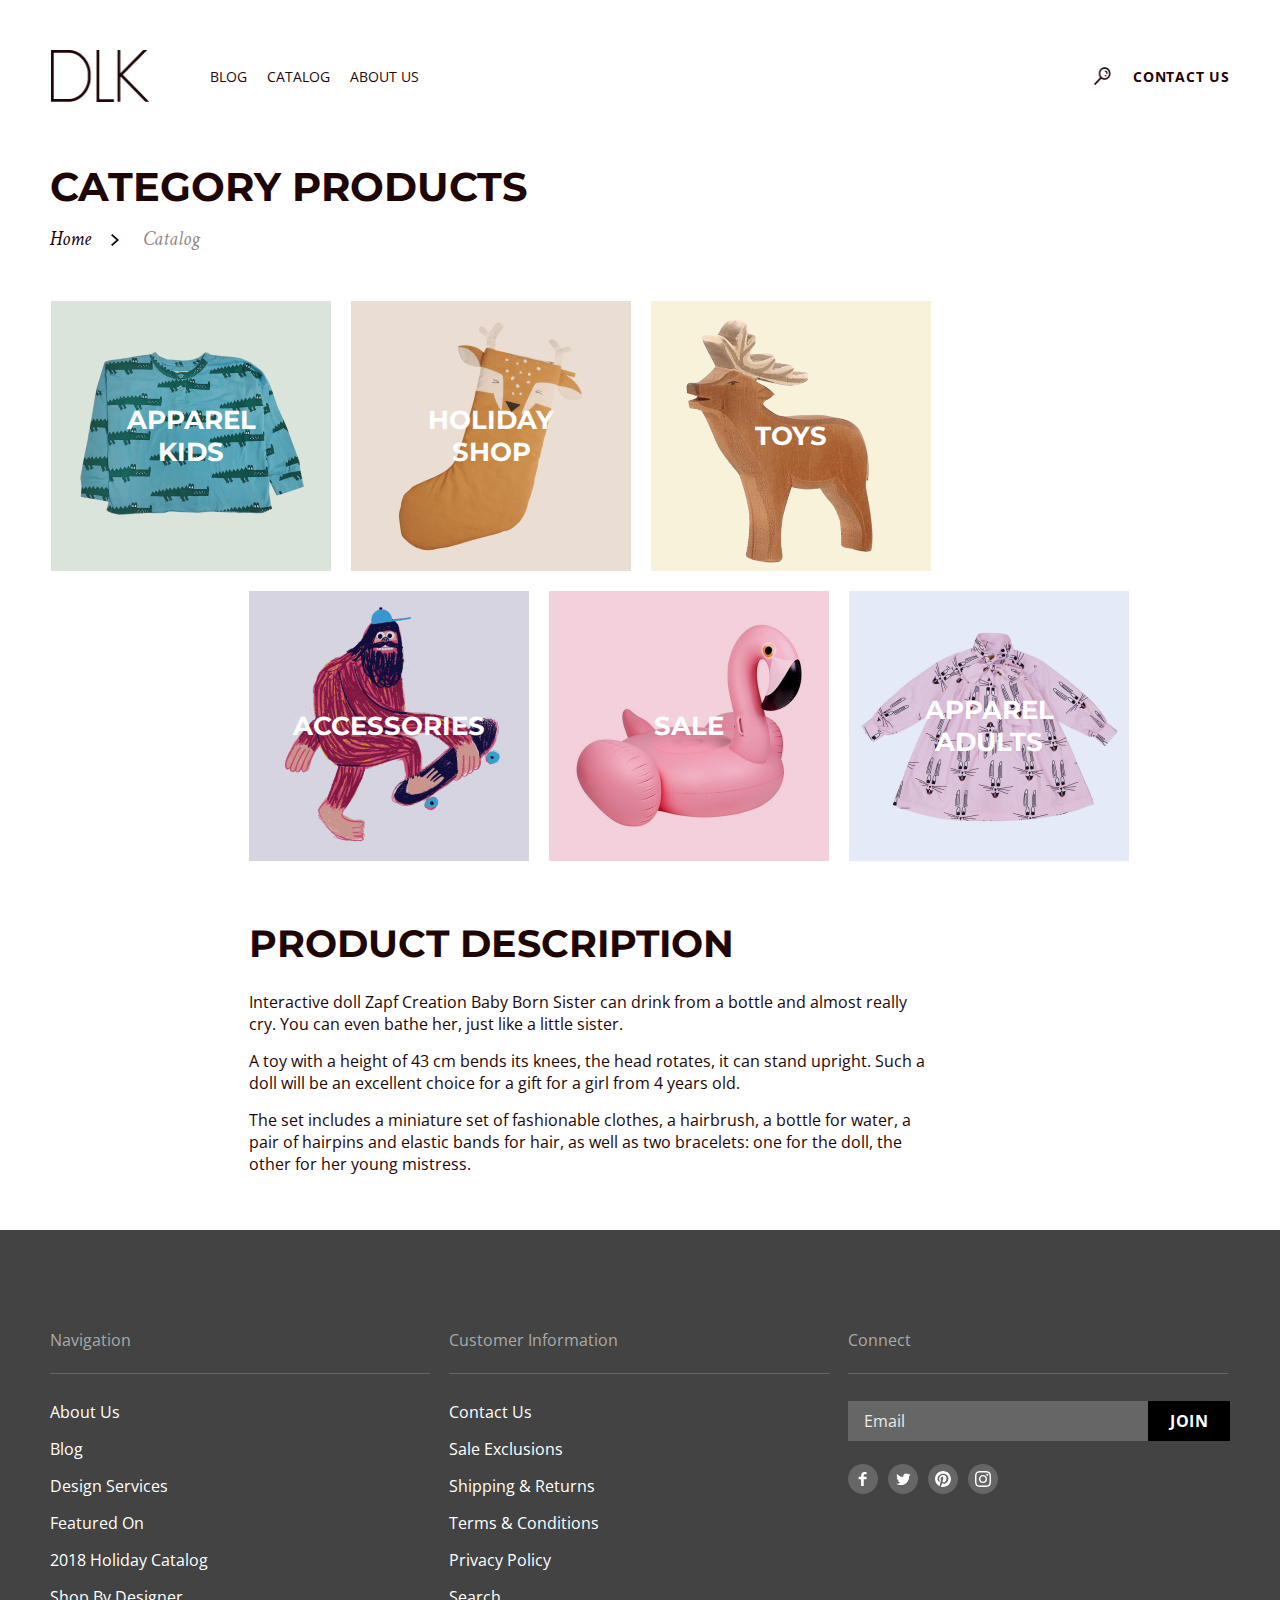
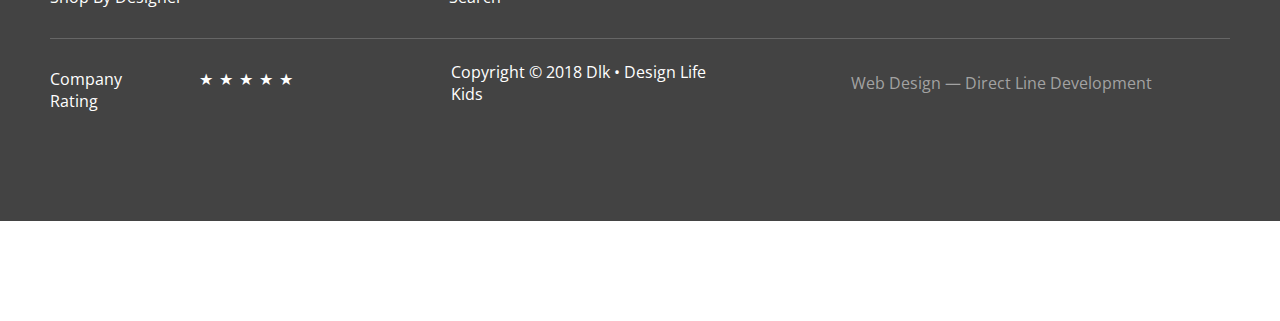
<file: catalog.html>
<!DOCTYPE html>
<html lang="en">
<head>
    <meta charset="UTF-8">
    <meta http-equiv="X-UA-Compatible" content="IE=edge">
    <meta name="viewport" content="width=device-width, initial-scale=1.0">
    <title>Catalog</title>
    <link rel="preconnect" href="https://fonts.googleapis.com">
    <link rel="preconnect" href="https://fonts.gstatic.com" crossorigin>
    <link href="https://fonts.googleapis.com/css2?family=Montserrat:wght@700&display=swap" rel="stylesheet">
    <link href="https://fonts.googleapis.com/css2?family=Montserrat:wght@200;700&display=swap" rel="stylesheet">
    <link href="https://fonts.googleapis.com/css2?family=Open+Sans&display=swap" rel="stylesheet">
    <link href="https://fonts.googleapis.com/css2?family=Crimson+Text:ital@1&family=Montserrat:wght@200;700&display=swap" rel="stylesheet">
    <link rel="stylesheet" href="css/normalize.css">
    <link rel="stylesheet" href="css/common.css">
    <link rel="stylesheet" href="css/catalog.min.css">
</head>

<body>
    <header class="header container">
        <a href="index.html">
            <img src="images/DLK.jpg" alt="" width="100" height="52">
        </a>
        <nav class="header-menu">
            <ul class="undotted header-list">
                <li>
                   <a href="blog.html">Blog</a>
                </li>
                <li>
                    <a href="catalog.html">Catalog</a>
                </li>
                <li>
                    <a href="#">About Us</a>
                </li>
            </ul>
        </nav>
        <button aria-label="search" class="search"><img src="images/search.jpg" alt="" width="17" height="18"></button>       
        <a href="contact.html" class="header-contact">Contact  Us</a>
    </header>

    <main class="container">
        <section>
            <h1 class="catalog-title">Category Products</h1>
                <div>
                    <ul class="undotted crumbs">
                        <li>
                            <a href="index.html" class="breadcrumbs">Home</a>
                        </li>
                        <li>
                            <p>Catalog</p>
                        </li>
                    </ul>
                </div>
                <div>
                    <ul class="undotted catalog-up">
                        <li>
                            <a href="#" class="img1 catalog-item">
                                <p>APPAREL KIDS</p>
                            </a>
                        </li>
                        <li>
                            <a href="#" class="img2 catalog-item">
                                <p>HOLIDAY SHOP</p>
                            </a>
                        </li>
                        <li> 
                            <a href="toys.html" class="img3 catalog-item">
                                <p>TOYS</p>
                            </a>
                        </li>
                        <li>
                            <a href="#" class="img4 catalog-item">
                                <p>ACCESSORIES</p>
                            </a>
                        </li>
                        <li> 
                            <a href="#" class="img5 catalog-item">
                                <p>SALE</p>
                            </a>
                        </li>
                        <li>
                            <a href="#" class="img6 catalog-item">
                                <p>APPAREL ADULTS</p>
                            </a>
                        </li>
                    </ul>
                </div>
                <div class="product">
                    <h2 class="catalog-product">Product Description</h2>
                    <p>Interactive doll Zapf Creation Baby Born Sister can drink from a bottle and almost really cry. You can even bathe her, just like a little sister.</p>
                    <p>A toy with a height of 43 cm bends its knees, the head rotates, it can stand upright. Such a doll will be an excellent choice for a gift for a girl from 4 years old.</p>
                    <p>The set includes a miniature set of fashionable clothes, a hairbrush, a bottle for water, a pair of hairpins and elastic bands for hair, as well as two bracelets: one for the doll, the other for her young mistress.</p> 
                </div>
        </section>
    </main>

    <footer class="footer">
        <div class="container">
            <ul class="undotted footer-list">
                <li class="line">
                    <p>Navigation</p>
                    <nav>
                        <ul class="undotted footer-color">
                            <li>
                                <a href="#">About Us</a>
                            </li>
                            <li>
                                <a href="blog.html">Blog</a>
                            </li>
                            <li>
                                <a href="#">Design Services</a>
                            </li>
                            <li>
                                <a href="#">Featured On</a>
                            </li>
                            <li>
                                <a href="#">2018 Holiday Catalog</a>
                            </li>
                            <li>
                                <a href="#">Shop By Designer</a>
                            </li>
                        </ul>
                    </nav>
                </li>
                <li class="line">
                    <p>Customer Information</p>
                    <nav>
                        <ul class="undotted footer-color">
                            <li>
                                <a href="contact.html">Contact Us</a>
                            </li>
                            <li>
                                <a href="#">Sale Exclusions</a>
                            </li>
                            <li>
                                <a href="#">Shipping & Returns</a>
                            </li>
                            <li>
                                <a href="#">Terms & Conditions</a>
                            </li>
                            <li>
                                <a href="#">Privacy Policy</a>
                            </li>
                            <li>
                                <a href="#">Search</a>
                            </li>
                        </ul>
                    </nav>
                </li>
                <li class="line">
                    <p>Connect</p>
                    <form action="#" class="email-wrapper">
                        <input aria-label="mail" type="email" placeholder="Email" class="email">
                        <button class="button">Join</button>   
                    </form>
                    <ul class="undotted networks">
                        <li>
                            <a href="#" target="_blank">
                            <svg aria-label="facebook" width="30" height="30" viewBox="0 0 30 30" fill="none" xmlns="http://www.w3.org/2000/svg">
                                <path fill-rule="evenodd" clip-rule="evenodd" d="M0 15C0 6.71573 6.71573 0 15 0C23.2843 0 30 6.71573 30 15C30 23.2843 23.2843 30 15 30C6.71573 30 0 23.2843 0 15Z" fill="#666666"/>
                                <path fill-rule="evenodd" clip-rule="evenodd" d="M18.5527 10.3672H16.2967C16.0307 10.3672 15.7337 10.7172 15.7337 11.1852V12.8142H18.5527V15.1352H15.7337V22.1052H13.0707V15.1352H10.6577V12.8142H13.0707V11.4472C13.0707 9.48823 14.4317 7.89423 16.2967 7.89423H18.5527V10.3672Z" fill="white"/>
                            </svg> 
                            </a>
                        </li>
                        <li>
                            <a href="#" target="_blank">
                                <svg aria-label="twitter" width="30" height="30" viewBox="0 0 30 30" fill="none" xmlns="http://www.w3.org/2000/svg">
                                    <path fill-rule="evenodd" clip-rule="evenodd" d="M0 15C0 6.71573 6.71573 0 15 0C23.2843 0 30 6.71573 30 15C30 23.2843 23.2843 30 15 30C6.71573 30 0 23.2843 0 15Z" fill="#666666"/>
                                    <path fill-rule="evenodd" clip-rule="evenodd" d="M21.1006 12.2891C21.1056 12.4161 21.1096 12.5431 21.1096 12.6721C21.1096 16.5761 18.1366 21.0781 12.7026 21.0781C11.0346 21.0781 9.48058 20.5881 8.17358 19.7501C8.40658 19.7771 8.64158 19.7911 8.87958 19.7911C10.2636 19.7911 11.5376 19.3181 12.5486 18.5251C11.2556 18.5021 10.1656 17.6481 9.78758 16.4751C9.96858 16.5101 10.1546 16.5271 10.3446 16.5271C10.6136 16.5271 10.8746 16.4921 11.1226 16.4241C9.77158 16.1521 8.75158 14.9591 8.75158 13.5271V13.4901C9.15058 13.7111 9.60758 13.8441 10.0916 13.8591C9.29858 13.3301 8.77758 12.4261 8.77758 11.4001C8.77758 10.8591 8.92258 10.3521 9.17658 9.91612C10.6326 11.7031 12.8106 12.8791 15.2656 13.0021C15.2156 12.7851 15.1906 12.5601 15.1906 12.3281C15.1906 10.6971 16.5126 9.37512 18.1446 9.37512C18.9936 9.37512 19.7616 9.73212 20.2996 10.3071C20.9736 10.1761 21.6056 9.93012 22.1766 9.59012C21.9556 10.2811 21.4886 10.8591 20.8766 11.2251C21.4746 11.1541 22.0446 10.9961 22.5756 10.7601C22.1776 11.3521 21.6776 11.8731 21.1006 12.2891Z" fill="white"/>
                                </svg>   
                            </a>
                        </li>
                        <li>
                            <a href="#" target="_blank">
                                <svg aria-label="pinterest" width="30" height="30" viewBox="0 0 30 30" fill="none" xmlns="http://www.w3.org/2000/svg">
                                    <path fill-rule="evenodd" clip-rule="evenodd" d="M0 15C0 6.71573 6.71573 0 15 0C23.2843 0 30 6.71573 30 15C30 23.2843 23.2843 30 15 30C6.71573 30 0 23.2843 0 15Z" fill="#666666"/>
                                    <path fill-rule="evenodd" clip-rule="evenodd" d="M15.0005 7C10.5825 7 7 10.5816 7 15.0005C7 18.2754 8.97001 21.0902 11.7896 22.3273C11.767 21.7694 11.7858 21.0977 11.9279 20.49C12.0821 19.8408 12.9571 16.1313 12.9571 16.1313C12.9571 16.1313 12.7021 15.6205 12.7021 14.865C12.7021 13.6796 13.3898 12.7943 14.245 12.7943C14.9722 12.7943 15.3241 13.3409 15.3241 13.9957C15.3241 14.7267 14.8575 15.8208 14.6176 16.8341C14.4172 17.6836 15.0428 18.3751 15.8801 18.3751C17.3957 18.3751 18.4165 16.4286 18.4165 14.1218C18.4165 12.3691 17.2358 11.0567 15.088 11.0567C12.6617 11.0567 11.1498 12.8658 11.1498 14.8866C11.1498 15.5847 11.3549 16.0758 11.6767 16.4559C11.8253 16.6318 11.8451 16.7014 11.7914 16.9027C11.7538 17.0486 11.6654 17.4042 11.6287 17.5444C11.5751 17.7466 11.4114 17.82 11.2288 17.7448C10.1102 17.2885 9.58999 16.0645 9.58999 14.6881C9.58999 12.4161 11.5064 9.68972 15.3072 9.68972C18.3619 9.68972 20.3724 11.9015 20.3724 14.2732C20.3724 17.4117 18.6282 19.7562 16.0551 19.7562C15.1924 19.7562 14.3795 19.2895 14.1011 18.7599C14.1011 18.7599 13.6363 20.6029 13.5385 20.9585C13.3691 21.5747 13.037 22.1919 12.7332 22.6717C13.4529 22.8843 14.213 23 15.0005 23C19.4184 23 23 19.4184 23 15.0005C23 10.5816 19.4184 7 15.0005 7Z" fill="white"/>
                                </svg> 
                            </a>
                        </li>
                        <li>
                            <a href="#" target="_blank">
                                <svg aria-label="instagram" width="30" height="30" viewBox="0 0 30 30" fill="none" xmlns="http://www.w3.org/2000/svg">
                                    <path fill-rule="evenodd" clip-rule="evenodd" d="M0 15C0 6.71573 6.71573 0 15 0C23.2843 0 30 6.71573 30 15C30 23.2843 23.2843 30 15 30C6.71573 30 0 23.2843 0 15Z" fill="#666666"/>
                                    <path fill-rule="evenodd" clip-rule="evenodd" d="M15 7C12.8273 7 12.5549 7.0092 11.7016 7.04813C10.8501 7.08697 10.2686 7.22223 9.7597 7.42C9.23363 7.62443 8.7875 7.89797 8.3427 8.3427C7.89797 8.7875 7.62443 9.23363 7.42 9.7597C7.22223 10.2686 7.08697 10.8501 7.04813 11.7016C7.0092 12.5549 7 12.8273 7 15C7 17.1727 7.0092 17.4451 7.04813 18.2984C7.08697 19.1499 7.22223 19.7314 7.42 20.2403C7.62443 20.7664 7.89797 21.2125 8.3427 21.6573C8.7875 22.102 9.23363 22.3756 9.7597 22.58C10.2686 22.7778 10.8501 22.913 11.7016 22.9519C12.5549 22.9908 12.8273 23 15 23C17.1727 23 17.4451 22.9908 18.2984 22.9519C19.1499 22.913 19.7314 22.7778 20.2403 22.58C20.7664 22.3756 21.2125 22.102 21.6573 21.6573C22.102 21.2125 22.3756 20.7664 22.58 20.2403C22.7778 19.7314 22.913 19.1499 22.9519 18.2984C22.9908 17.4451 23 17.1727 23 15C23 12.8273 22.9908 12.5549 22.9519 11.7016C22.913 10.8501 22.7778 10.2686 22.58 9.7597C22.3756 9.23363 22.102 8.7875 21.6573 8.3427C21.2125 7.89797 20.7664 7.62443 20.2403 7.42C19.7314 7.22223 19.1499 7.08697 18.2984 7.04813C17.4451 7.0092 17.1727 7 15 7ZM15 8.44143C17.1361 8.44143 17.3891 8.4496 18.2327 8.4881C19.0127 8.52367 19.4363 8.65397 19.7182 8.76353C20.0916 8.90867 20.3581 9.08203 20.638 9.362C20.918 9.6419 21.0913 9.9084 21.2365 10.2818C21.346 10.5637 21.4763 10.9873 21.5119 11.7673C21.5504 12.6109 21.5586 12.8639 21.5586 15C21.5586 17.1361 21.5504 17.3891 21.5119 18.2327C21.4763 19.0127 21.346 19.4363 21.2365 19.7182C21.0913 20.0916 20.918 20.3581 20.638 20.638C20.3581 20.918 20.0916 21.0913 19.7182 21.2365C19.4363 21.346 19.0127 21.4763 18.2327 21.5119C17.3892 21.5504 17.1363 21.5586 15 21.5586C12.8637 21.5586 12.6108 21.5504 11.7673 21.5119C10.9873 21.4763 10.5637 21.346 10.2818 21.2365C9.9084 21.0913 9.64193 20.918 9.36197 20.638C9.08207 20.3581 8.90867 20.0916 8.76353 19.7182C8.65397 19.4363 8.52367 19.0127 8.4881 18.2327C8.4496 17.3891 8.44143 17.1361 8.44143 15C8.44143 12.8639 8.4496 12.6109 8.4881 11.7673C8.52367 10.9873 8.65397 10.5637 8.76353 10.2818C8.90867 9.9084 9.08203 9.6419 9.36197 9.362C9.64193 9.08203 9.9084 8.90867 10.2818 8.76353C10.5637 8.65397 10.9873 8.52367 11.7673 8.4881C12.6109 8.4496 12.8639 8.44143 15 8.44143ZM10.8919 15C10.8919 12.7311 12.7311 10.8919 15 10.8919C17.2689 10.8919 19.1081 12.7311 19.1081 15C19.1081 17.2689 17.2689 19.1081 15 19.1081C12.7311 19.1081 10.8919 17.2689 10.8919 15ZM15 17.6667C13.5272 17.6667 12.3333 16.4728 12.3333 15C12.3333 13.5272 13.5272 12.3333 15 12.3333C16.4728 12.3333 17.6667 13.5272 17.6667 15C17.6667 16.4728 16.4728 17.6667 15 17.6667ZM19.2704 11.6896C19.8006 11.6896 20.2304 11.2598 20.2304 10.7296C20.2304 10.1994 19.8006 9.76957 19.2704 9.76957C18.7402 9.76957 18.3104 10.1994 18.3104 10.7296C18.3104 11.2598 18.7402 11.6896 19.2704 11.6896Z" fill="white"/>
                                </svg> 
                            </a>
                        </li>
                    </ul>
                </li>
            </ul>
        </div>
        
        <div class="container down">
            <div class="star">
                <input type="radio" id="star-5" name="rating" value="5">
                <label for="star-5"></label>	
                <input type="radio" id="star-4" name="rating" value="4">
                <label for="star-4"></label>    
                <input type="radio" id="star-3" name="rating" value="3">
                <label for="star-3"></label>  
                <input type="radio" id="star-2" name="rating" value="2">
                <label for="star-2"></label>    
                <input type="radio" id="star-1" name="rating" value="1">
                <label for="star-1"></label>
                <span class="footer-color">Company Rating</span>   
            </div>
            <p class="footer-color indent">Copyright © 2018 Dlk • Design Life Kids</p>
            <a href="https://directlinedev.com/" class="footer-dl indent">Web Design — Direct Line Development</a>  
        </div>
    </footer>
</body>
</html>
</file>
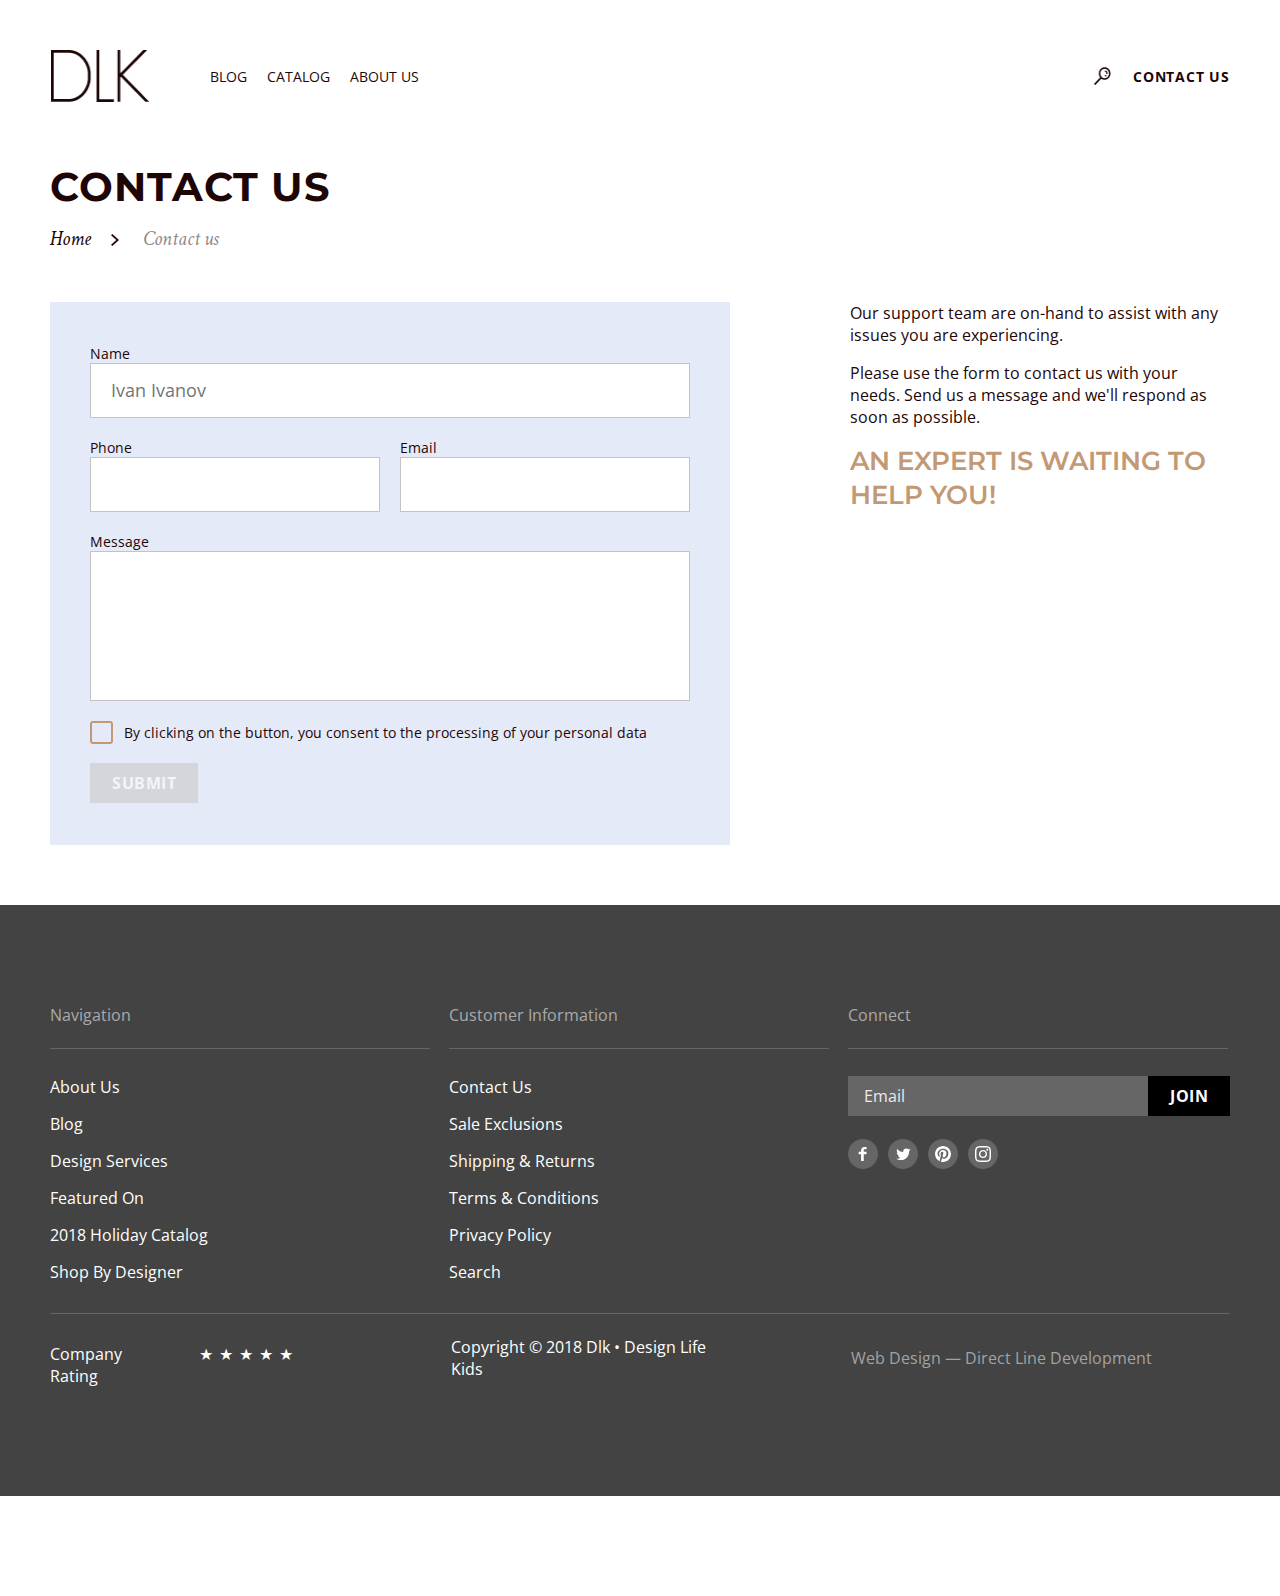
<file: contact.html>
<!DOCTYPE html>
<html lang="en">
    <head>
        <meta charset="UTF-8">
        <meta http-equiv="X-UA-Compatible" content="IE=edge">
        <meta name="viewport" content="width=device-width, initial-scale=1.0">
        <title>Contact</title>
        <link rel="preconnect" href="https://fonts.googleapis.com">
        <link rel="preconnect" href="https://fonts.gstatic.com" crossorigin>
        <link href="https://fonts.googleapis.com/css2?family=Montserrat:wght@700&display=swap" rel="stylesheet">
        <link href="https://fonts.googleapis.com/css2?family=Montserrat:wght@200;700&display=swap" rel="stylesheet">
        <link href="https://fonts.googleapis.com/css2?family=Open+Sans&display=swap" rel="stylesheet">
        <link href="https://fonts.googleapis.com/css2?family=Crimson+Text:ital@1&family=Montserrat:wght@200;700&display=swap" rel="stylesheet">
        <link rel="stylesheet" href="css/normalize.css">
        <link rel="stylesheet" href="css/common.css">
        <link rel="stylesheet" href="css/contact.min.css">
    </head>
<body>
    <header class="header container">
        <a href="index.html">
            <img src="images/DLK.jpg" alt="" width="100" height="52">
        </a>
        <nav class="header-menu">
            <ul class="undotted header-list">
                <li>
                   <a href="blog.html">Blog</a>
                </li>
                <li>
                    <a href="catalog.html">Catalog</a>
                </li>
                <li>
                    <a href="#">About Us</a>
                </li>
            </ul>
        </nav>
        <button aria-label="search" class="search"><img src="images/search.jpg" alt="" width="17" height="18"></button>       
        <a href="contact.html" class="header-contact">Contact  Us</a>
    </header>

    <main class="container">
        <section>
            <h1 class="contact-title">Contact  Us</h1>
            <div>
                <ul class="undotted crumbs">
                    <li>
                        <a href="index.html" class="breadcrumbs">Home</a>
                    </li>
                    <li>
                        <p>Contact us</p>
                    </li>
                </ul>
            </div>
            <div class="contact">
                <form action="#" class="contact-form">
                    <div class="contact-wrapper">
                        <label for="input-name">Name</label>
                        <input type="text" id="input-name" placeholder="Ivan Ivanov">
                    </div>
                    <div class="contact-2-column">
                        <div class="contact-wrapper">
                            <label for="input-phone">Phone</label>
                            <input type="text" id="input-phone">
                        </div>
                        <div class="contact-wrapper">
                            <label for="input-email">Email</label>
                            <input type="text" id="input-email">
                        </div>
                    </div>
                    <div class="contact-wrapper">
                        <label for="textarea">Message</label>
                        <textarea name="message" id="textarea" cols="30" rows="10"></textarea>
                    </div>
        
                    <div class="clicking">
                        <input id="checkbox" type="checkbox" name="checkbox"  class="checkbox-input" onchange="document.getElementById('submit').disabled = !this.checked;"/>
                        <label for="checkbox" class="checkbox-label">By clicking on the button, you consent to the processing of your personal data</label>   
                        <input type="submit" aria-label="btn-submit" class="button" disabled="disabled" name="submit" id="submit" value="Submit"/>
                    </div>
                </form>
                <div class="contact-support">
                    <p>Our support team are on-hand to assist with any issues you are experiencing.</p>
                    <p>Please use the form to contact us with your needs. Send us a message and we'll respond as soon as possible.</p>
                    <p class="contact-help">An expert is waiting to help you!</p>
                </div>
            </div>
        </section>
    </main>

    <footer class="footer">
        <div class="container">
            <ul class="undotted footer-list">
                <li class="line">
                    <p>Navigation</p>
                    <nav>
                        <ul class="undotted footer-color">
                            <li>
                                <a href="#">About Us</a>
                            </li>
                            <li>
                                <a href="blog.html">Blog</a>
                            </li>
                            <li>
                                <a href="#">Design Services</a>
                            </li>
                            <li>
                                <a href="#">Featured On</a>
                            </li>
                            <li>
                                <a href="#">2018 Holiday Catalog</a>
                            </li>
                            <li>
                                <a href="#">Shop By Designer</a>
                            </li>
                        </ul>
                    </nav>
                </li>
                <li class="line">
                    <p>Customer Information</p>
                    <nav>
                        <ul class="undotted footer-color">
                            <li>
                                <a href="contact.html">Contact Us</a>
                            </li>
                            <li>
                                <a href="#">Sale Exclusions</a>
                            </li>
                            <li>
                                <a href="#">Shipping & Returns</a>
                            </li>
                            <li>
                                <a href="#">Terms & Conditions</a>
                            </li>
                            <li>
                                <a href="#">Privacy Policy</a>
                            </li>
                            <li>
                                <a href="#">Search</a>
                            </li>
                        </ul>
                    </nav>
                </li>
                <li class="line">
                    <p>Connect</p>
                    <form action="#" class="email-wrapper">
                        <input aria-label="mail" type="email" placeholder="Email" class="email">
                        <button class="button">Join</button>   
                    </form>
                    <ul class="undotted networks">
                        <li>
                            <a href="#" target="_blank">
                            <svg aria-label="facebook" width="30" height="30" viewBox="0 0 30 30" fill="none" xmlns="http://www.w3.org/2000/svg">
                                <path fill-rule="evenodd" clip-rule="evenodd" d="M0 15C0 6.71573 6.71573 0 15 0C23.2843 0 30 6.71573 30 15C30 23.2843 23.2843 30 15 30C6.71573 30 0 23.2843 0 15Z" fill="#666666"/>
                                <path fill-rule="evenodd" clip-rule="evenodd" d="M18.5527 10.3672H16.2967C16.0307 10.3672 15.7337 10.7172 15.7337 11.1852V12.8142H18.5527V15.1352H15.7337V22.1052H13.0707V15.1352H10.6577V12.8142H13.0707V11.4472C13.0707 9.48823 14.4317 7.89423 16.2967 7.89423H18.5527V10.3672Z" fill="white"/>
                            </svg> 
                            </a>
                        </li>
                        <li>
                            <a href="#" target="_blank">
                                <svg aria-label="twitter" width="30" height="30" viewBox="0 0 30 30" fill="none" xmlns="http://www.w3.org/2000/svg">
                                    <path fill-rule="evenodd" clip-rule="evenodd" d="M0 15C0 6.71573 6.71573 0 15 0C23.2843 0 30 6.71573 30 15C30 23.2843 23.2843 30 15 30C6.71573 30 0 23.2843 0 15Z" fill="#666666"/>
                                    <path fill-rule="evenodd" clip-rule="evenodd" d="M21.1006 12.2891C21.1056 12.4161 21.1096 12.5431 21.1096 12.6721C21.1096 16.5761 18.1366 21.0781 12.7026 21.0781C11.0346 21.0781 9.48058 20.5881 8.17358 19.7501C8.40658 19.7771 8.64158 19.7911 8.87958 19.7911C10.2636 19.7911 11.5376 19.3181 12.5486 18.5251C11.2556 18.5021 10.1656 17.6481 9.78758 16.4751C9.96858 16.5101 10.1546 16.5271 10.3446 16.5271C10.6136 16.5271 10.8746 16.4921 11.1226 16.4241C9.77158 16.1521 8.75158 14.9591 8.75158 13.5271V13.4901C9.15058 13.7111 9.60758 13.8441 10.0916 13.8591C9.29858 13.3301 8.77758 12.4261 8.77758 11.4001C8.77758 10.8591 8.92258 10.3521 9.17658 9.91612C10.6326 11.7031 12.8106 12.8791 15.2656 13.0021C15.2156 12.7851 15.1906 12.5601 15.1906 12.3281C15.1906 10.6971 16.5126 9.37512 18.1446 9.37512C18.9936 9.37512 19.7616 9.73212 20.2996 10.3071C20.9736 10.1761 21.6056 9.93012 22.1766 9.59012C21.9556 10.2811 21.4886 10.8591 20.8766 11.2251C21.4746 11.1541 22.0446 10.9961 22.5756 10.7601C22.1776 11.3521 21.6776 11.8731 21.1006 12.2891Z" fill="white"/>
                                </svg>   
                            </a>
                        </li>
                        <li>
                            <a href="#" target="_blank">
                                <svg aria-label="pinterest" width="30" height="30" viewBox="0 0 30 30" fill="none" xmlns="http://www.w3.org/2000/svg">
                                    <path fill-rule="evenodd" clip-rule="evenodd" d="M0 15C0 6.71573 6.71573 0 15 0C23.2843 0 30 6.71573 30 15C30 23.2843 23.2843 30 15 30C6.71573 30 0 23.2843 0 15Z" fill="#666666"/>
                                    <path fill-rule="evenodd" clip-rule="evenodd" d="M15.0005 7C10.5825 7 7 10.5816 7 15.0005C7 18.2754 8.97001 21.0902 11.7896 22.3273C11.767 21.7694 11.7858 21.0977 11.9279 20.49C12.0821 19.8408 12.9571 16.1313 12.9571 16.1313C12.9571 16.1313 12.7021 15.6205 12.7021 14.865C12.7021 13.6796 13.3898 12.7943 14.245 12.7943C14.9722 12.7943 15.3241 13.3409 15.3241 13.9957C15.3241 14.7267 14.8575 15.8208 14.6176 16.8341C14.4172 17.6836 15.0428 18.3751 15.8801 18.3751C17.3957 18.3751 18.4165 16.4286 18.4165 14.1218C18.4165 12.3691 17.2358 11.0567 15.088 11.0567C12.6617 11.0567 11.1498 12.8658 11.1498 14.8866C11.1498 15.5847 11.3549 16.0758 11.6767 16.4559C11.8253 16.6318 11.8451 16.7014 11.7914 16.9027C11.7538 17.0486 11.6654 17.4042 11.6287 17.5444C11.5751 17.7466 11.4114 17.82 11.2288 17.7448C10.1102 17.2885 9.58999 16.0645 9.58999 14.6881C9.58999 12.4161 11.5064 9.68972 15.3072 9.68972C18.3619 9.68972 20.3724 11.9015 20.3724 14.2732C20.3724 17.4117 18.6282 19.7562 16.0551 19.7562C15.1924 19.7562 14.3795 19.2895 14.1011 18.7599C14.1011 18.7599 13.6363 20.6029 13.5385 20.9585C13.3691 21.5747 13.037 22.1919 12.7332 22.6717C13.4529 22.8843 14.213 23 15.0005 23C19.4184 23 23 19.4184 23 15.0005C23 10.5816 19.4184 7 15.0005 7Z" fill="white"/>
                                </svg> 
                            </a>
                        </li>
                        <li>
                            <a href="#" target="_blank">
                                <svg aria-label="instagram" width="30" height="30" viewBox="0 0 30 30" fill="none" xmlns="http://www.w3.org/2000/svg">
                                    <path fill-rule="evenodd" clip-rule="evenodd" d="M0 15C0 6.71573 6.71573 0 15 0C23.2843 0 30 6.71573 30 15C30 23.2843 23.2843 30 15 30C6.71573 30 0 23.2843 0 15Z" fill="#666666"/>
                                    <path fill-rule="evenodd" clip-rule="evenodd" d="M15 7C12.8273 7 12.5549 7.0092 11.7016 7.04813C10.8501 7.08697 10.2686 7.22223 9.7597 7.42C9.23363 7.62443 8.7875 7.89797 8.3427 8.3427C7.89797 8.7875 7.62443 9.23363 7.42 9.7597C7.22223 10.2686 7.08697 10.8501 7.04813 11.7016C7.0092 12.5549 7 12.8273 7 15C7 17.1727 7.0092 17.4451 7.04813 18.2984C7.08697 19.1499 7.22223 19.7314 7.42 20.2403C7.62443 20.7664 7.89797 21.2125 8.3427 21.6573C8.7875 22.102 9.23363 22.3756 9.7597 22.58C10.2686 22.7778 10.8501 22.913 11.7016 22.9519C12.5549 22.9908 12.8273 23 15 23C17.1727 23 17.4451 22.9908 18.2984 22.9519C19.1499 22.913 19.7314 22.7778 20.2403 22.58C20.7664 22.3756 21.2125 22.102 21.6573 21.6573C22.102 21.2125 22.3756 20.7664 22.58 20.2403C22.7778 19.7314 22.913 19.1499 22.9519 18.2984C22.9908 17.4451 23 17.1727 23 15C23 12.8273 22.9908 12.5549 22.9519 11.7016C22.913 10.8501 22.7778 10.2686 22.58 9.7597C22.3756 9.23363 22.102 8.7875 21.6573 8.3427C21.2125 7.89797 20.7664 7.62443 20.2403 7.42C19.7314 7.22223 19.1499 7.08697 18.2984 7.04813C17.4451 7.0092 17.1727 7 15 7ZM15 8.44143C17.1361 8.44143 17.3891 8.4496 18.2327 8.4881C19.0127 8.52367 19.4363 8.65397 19.7182 8.76353C20.0916 8.90867 20.3581 9.08203 20.638 9.362C20.918 9.6419 21.0913 9.9084 21.2365 10.2818C21.346 10.5637 21.4763 10.9873 21.5119 11.7673C21.5504 12.6109 21.5586 12.8639 21.5586 15C21.5586 17.1361 21.5504 17.3891 21.5119 18.2327C21.4763 19.0127 21.346 19.4363 21.2365 19.7182C21.0913 20.0916 20.918 20.3581 20.638 20.638C20.3581 20.918 20.0916 21.0913 19.7182 21.2365C19.4363 21.346 19.0127 21.4763 18.2327 21.5119C17.3892 21.5504 17.1363 21.5586 15 21.5586C12.8637 21.5586 12.6108 21.5504 11.7673 21.5119C10.9873 21.4763 10.5637 21.346 10.2818 21.2365C9.9084 21.0913 9.64193 20.918 9.36197 20.638C9.08207 20.3581 8.90867 20.0916 8.76353 19.7182C8.65397 19.4363 8.52367 19.0127 8.4881 18.2327C8.4496 17.3891 8.44143 17.1361 8.44143 15C8.44143 12.8639 8.4496 12.6109 8.4881 11.7673C8.52367 10.9873 8.65397 10.5637 8.76353 10.2818C8.90867 9.9084 9.08203 9.6419 9.36197 9.362C9.64193 9.08203 9.9084 8.90867 10.2818 8.76353C10.5637 8.65397 10.9873 8.52367 11.7673 8.4881C12.6109 8.4496 12.8639 8.44143 15 8.44143ZM10.8919 15C10.8919 12.7311 12.7311 10.8919 15 10.8919C17.2689 10.8919 19.1081 12.7311 19.1081 15C19.1081 17.2689 17.2689 19.1081 15 19.1081C12.7311 19.1081 10.8919 17.2689 10.8919 15ZM15 17.6667C13.5272 17.6667 12.3333 16.4728 12.3333 15C12.3333 13.5272 13.5272 12.3333 15 12.3333C16.4728 12.3333 17.6667 13.5272 17.6667 15C17.6667 16.4728 16.4728 17.6667 15 17.6667ZM19.2704 11.6896C19.8006 11.6896 20.2304 11.2598 20.2304 10.7296C20.2304 10.1994 19.8006 9.76957 19.2704 9.76957C18.7402 9.76957 18.3104 10.1994 18.3104 10.7296C18.3104 11.2598 18.7402 11.6896 19.2704 11.6896Z" fill="white"/>
                                </svg> 
                            </a>
                        </li>
                    </ul>
                </li>
            </ul>
        </div>
        
        <div class="container down">
            <div class="star">
                <input type="radio" id="star-5" name="rating" value="5">
                <label for="star-5"></label>	
                <input type="radio" id="star-4" name="rating" value="4">
                <label for="star-4"></label>    
                <input type="radio" id="star-3" name="rating" value="3">
                <label for="star-3"></label>  
                <input type="radio" id="star-2" name="rating" value="2">
                <label for="star-2"></label>    
                <input type="radio" id="star-1" name="rating" value="1">
                <label for="star-1"></label>
                <span class="footer-color">Company Rating</span>   
            </div>
            <p class="footer-color indent">Copyright © 2018 Dlk • Design Life Kids</p>
            <a href="https://directlinedev.com/" class="footer-dl indent">Web Design — Direct Line Development</a>  
        </div>
    </footer>
</body>
</html>
</file>
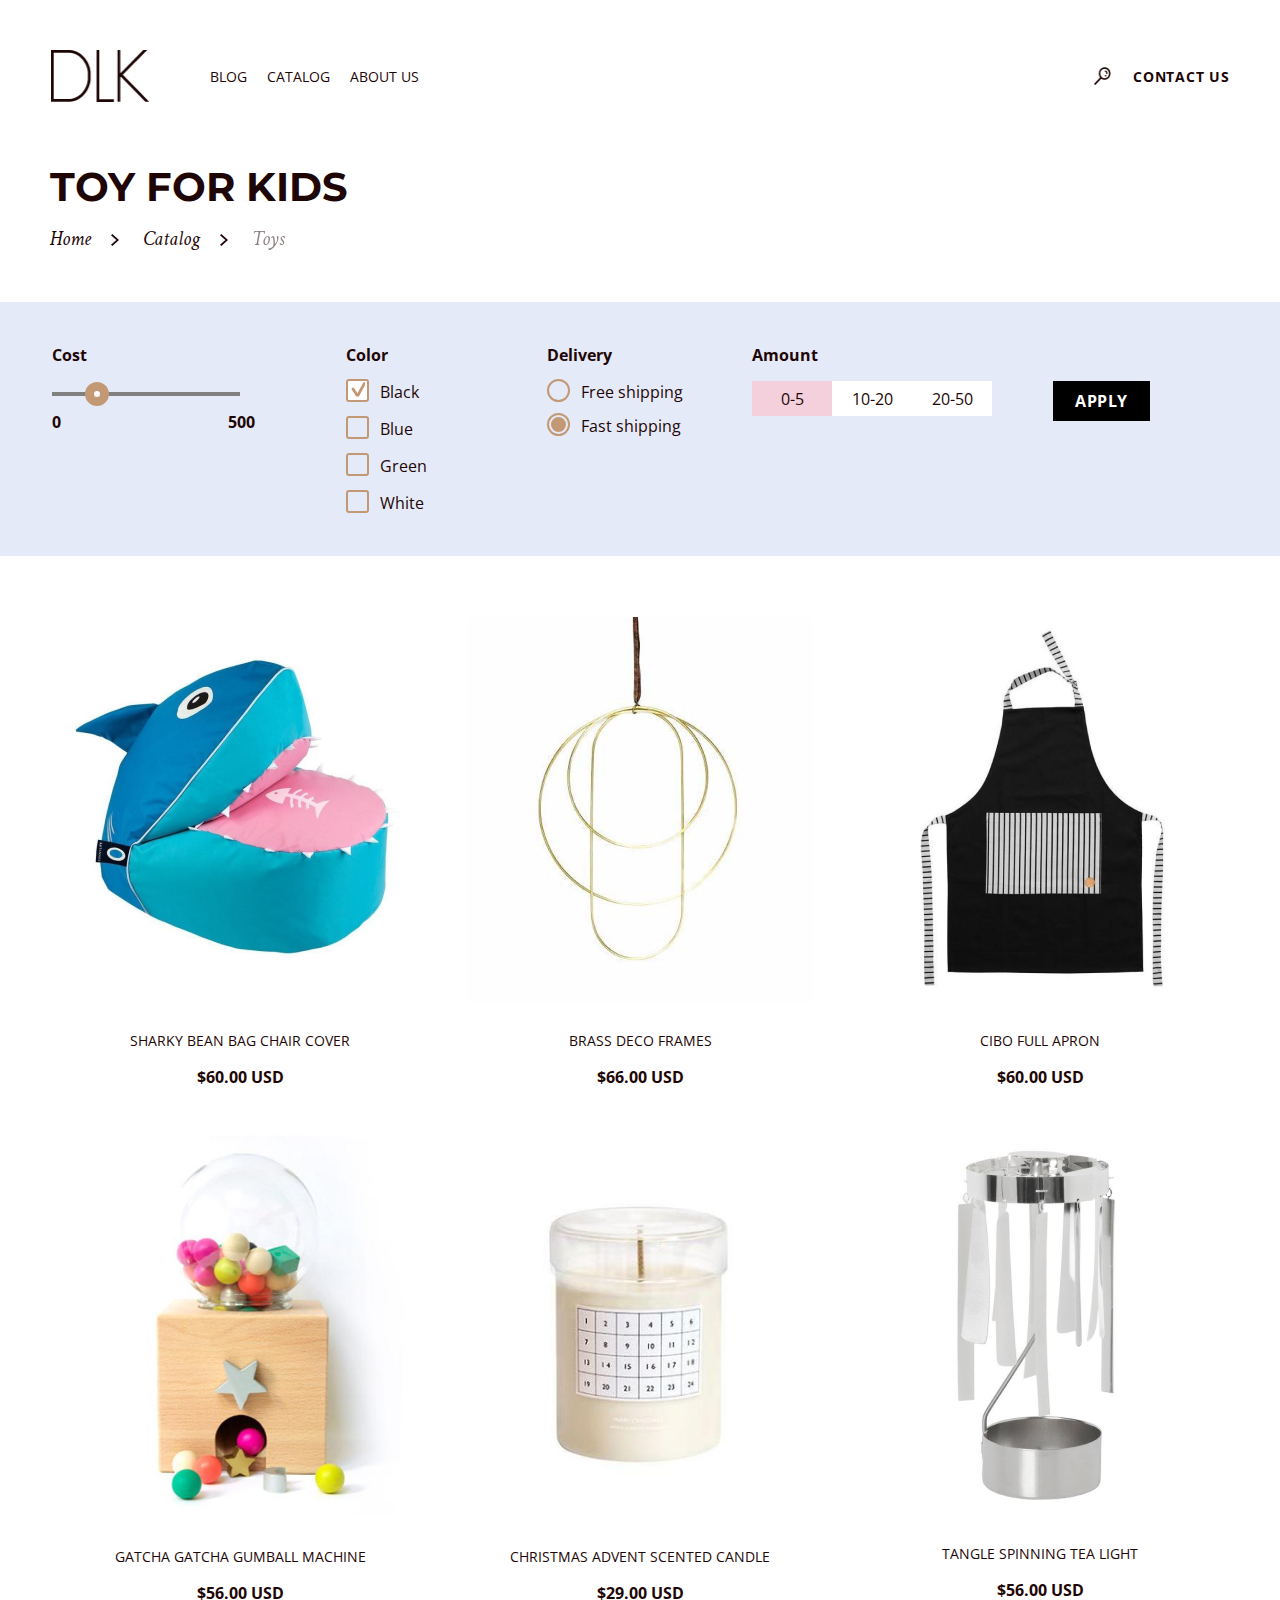
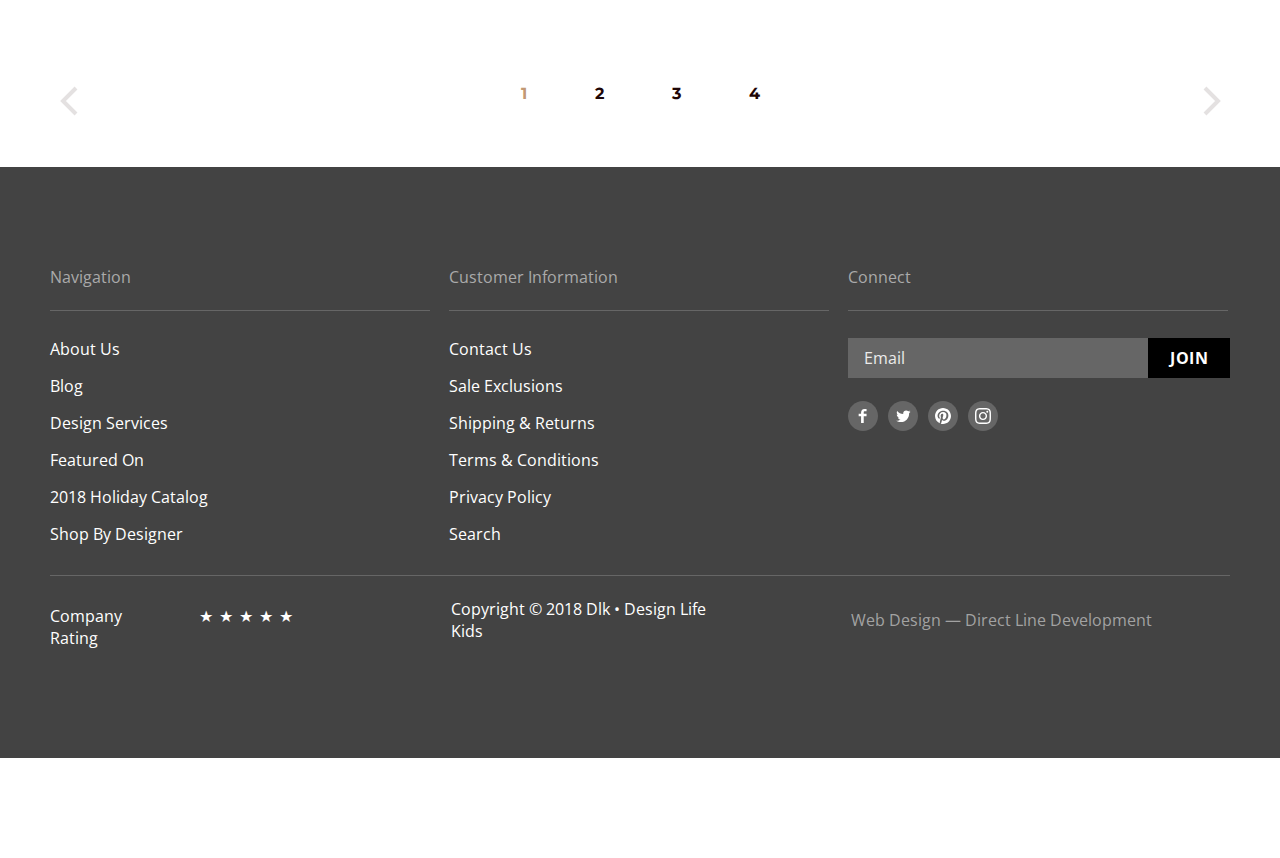
<file: toys.html>
<!DOCTYPE html>
<html lang="en">
<head>
    <meta charset="UTF-8">
    <meta http-equiv="X-UA-Compatible" content="IE=edge">
    <meta name="viewport" content="width=device-width, initial-scale=1.0">
    <title>Toys</title>
    <link rel="preconnect" href="https://fonts.googleapis.com">
    <link rel="preconnect" href="https://fonts.gstatic.com" crossorigin>
    <link href="https://fonts.googleapis.com/css2?family=Montserrat:wght@700&display=swap" rel="stylesheet">
    <link href="https://fonts.googleapis.com/css2?family=Montserrat:wght@200;700&display=swap" rel="stylesheet">
    <link href="https://fonts.googleapis.com/css2?family=Open+Sans&display=swap" rel="stylesheet">
    <link href="https://fonts.googleapis.com/css2?family=Crimson+Text:ital@1&family=Montserrat:wght@200;700&display=swap" rel="stylesheet">
    <link rel="stylesheet" href="css/normalize.css">
    <link rel="stylesheet" href="css/common.css">
    <link rel="stylesheet" href="css/toys.min.css">
</head>

<body>
    <header class="header container">
        <a href="index.html">
            <img src="images/DLK.jpg" alt="" width="100" height="52">
        </a>
        <nav class="header-menu">
            <ul class="undotted header-list">
                <li>
                   <a href="blog.html">Blog</a>
                </li>
                <li>
                    <a href="catalog.html">Catalog</a>
                </li>
                <li>
                    <a href="#">About Us</a>
                </li>
            </ul>
        </nav>
        <button aria-label="search" class="search"><img src="images/search.jpg" alt="" width="17" height="18"></button>       
        <a href="contact.html" class="header-contact">Contact  Us</a>
    </header>

    <main>
        <section class="container">
            <h1 class="toys-title">Toy for kids</h1>
            <div>
                <ul class="undotted crumbs">
                    <li>
                        <a href="index.html" class="breadcrumbs">Home</a>
                    </li>
                    <li>
                        <a href="catalog.html" class="breadcrumbs">Catalog</a>
                    </li>
                    <li>
                        <p>Toys</p>
                    </li>
                </ul>
            </div>
        </section>

        <div class="toys-banner">
            <form action="#" class="container">
                <div class="toys-form"> 
                    <div class="range">
                        <label>Cost</label>
                        <input type="range" max="500" value="100">
                        <ul class="undotted cost-list">
                            <li>
                                <p>0</p>
                            </li>
                            <li>
                                <p>500</p>
                            </li>
                        </ul>            
                    </div>
                    
                    <fieldset class="toys-box-color">
                        <legend>Color</legend>
                        <ul class="undotted">
                            <li>
                                <input type="checkbox" id="inpul-black" class="checkbox-input" checked>
                                <label for="inpul-black" class="checkbox-label">Black</label>
                            </li>
                            <li>
                                <input type="checkbox" id="inpul-blue" class="checkbox-input">
                                <label for="inpul-blue" class="checkbox-label">Blue</label>
                            </li>
                            <li>
                                <input type="checkbox" id="inpul-green" class="checkbox-input">
                                <label for="inpul-green" class="checkbox-label">Green</label>
                            </li>
                            <li>
                                <input type="checkbox" id="inpul-white" class="checkbox-input">
                                <label for="inpul-white" class="checkbox-label">White</label>
                            </li>
                        </ul>
                    </fieldset>

                    <fieldset class="toys-box-delivery">
                        <legend>Delivery</legend>
                        <ul class="undotted">
                            <li>
                                <input type="radio" id="inpul-freeshipping" name="report" class="radio-input">
                                <label for="inpul-freeshipping" class="radio-label">Free shipping</label>
                            </li>
                            <li>
                                <input type="radio" id="inpul-fastshipping" name="report" class="radio-input" checked>
                                <label for="inpul-fastshipping" class="radio-label">Fast shipping</label>
                            </li>
                        </ul>
                    </fieldset>

                    <fieldset class="toys-box-amount">
                        <legend>Amount</legend>
                        <ul class="undotted toys-amount">
                            <li>
                                <input type="radio" id="inpul-0-5" name="report-amount" class="toys-input" checked>
                                <label for="inpul-0-5" class="toys-label">0-5</label>
                            </li>
                            <li>
                                <input type="radio" id="inpul-10-20" name="report-amount" class="toys-input">
                                <label for="inpul-10-20" class="toys-label">10-20</label>
                            </li>
                            <li>
                                <input type="radio" id="inpul-20-50" name="report-amount" class="toys-input">
                                <label for="inpul-20-50" class="toys-label">20-50</label>
                            </li>
                        </ul>
                    </fieldset>
                    <button aria-label="apply" class="button" type="submit">Apply</button>
                </div>
            </form>
        </div>
            
        <section class="container">
            <div>
                <ul class="undotted products">
                    <li class="toys-item" data-tooltip="LEARN MORE">
                        <a href="#">
                            <img src="images/toys/toys1.jpg" alt="" width="380" height="385">
                            <h2>SHARKY BEAN BAG CHAIR COVER</h2>
                            <p>$60.00 USD</p>
                        </a>
                    </li>
                    <li class="toys-item" data-tooltip="LEARN MORE">
                        <a href="#">
                            <img src="images/toys/toys2.jpg" alt="" width="380" height="385">
                            <h2>BRASS DECO FRAMES</h2>
                            <p>$66.00 USD</p>
                        </a>
                    </li>
                    <li class="toys-item" data-tooltip="LEARN MORE">
                        <a href="#">
                            <img src="images/toys/toys3.jpg" alt="" width="380" height="385">
                            <h2>CIBO FULL APRON</h2>
                            <p>$60.00 USD</p>
                        </a>
                    </li>
                    <li class="toys-item" data-tooltip="LEARN MORE">
                        <a href="#">
                            <img src="images/toys/toys4.jpg" alt="" width="380" height="385">
                            <h2>GATCHA GATCHA GUMBALL MACHINE</h2>
                            <p>$56.00 USD</p>
                        </a>
                    </li>
                    <li class="toys-item" data-tooltip="LEARN MORE">
                        <a href="#">
                            <img src="images/toys/toys5.jpg" alt="" width="380" height="385">
                            <h2>CHRISTMAS ADVENT SCENTED CANDLE</h2>
                            <p>$29.00 USD</p>
                        </a>
                    </li>
                    <li class="toys-item" data-tooltip="LEARN MORE">
                        <a href="#">
                            <img src="images/toys/toys6.jpg" alt="" width="380" height="382">
                            <h2>TANGLE SPINNING TEA LIGHT</h2>
                            <p>$56.00 USD</p>
                        </a>
                    </li>
                </ul>
            </div>

            <div class="blog-page">
                <a href="#" class="page-left"></a>
                <div class="pagination">
                    <a class="active" href="#">1</a>
                    <a href="#">2</a>
                    <a href="#">3</a>
                    <a href="#">4</a>
                </div>
                <a href="#" class="page-right"></a>
            </div>
        </section>
    </main>

    <footer class="footer">
        <div class="container">
            <ul class="undotted footer-list">
                <li class="line">
                    <p>Navigation</p>
                    <nav>
                        <ul class="undotted footer-color">
                            <li>
                                <a href="#">About Us</a>
                            </li>
                            <li>
                                <a href="blog.html">Blog</a>
                            </li>
                            <li>
                                <a href="#">Design Services</a>
                            </li>
                            <li>
                                <a href="#">Featured On</a>
                            </li>
                            <li>
                                <a href="#">2018 Holiday Catalog</a>
                            </li>
                            <li>
                                <a href="#">Shop By Designer</a>
                            </li>
                        </ul>
                    </nav>
                </li>
                <li class="line">
                    <p>Customer Information</p>
                    <nav>
                        <ul class="undotted footer-color">
                            <li>
                                <a href="contact.html">Contact Us</a>
                            </li>
                            <li>
                                <a href="#">Sale Exclusions</a>
                            </li>
                            <li>
                                <a href="#">Shipping & Returns</a>
                            </li>
                            <li>
                                <a href="#">Terms & Conditions</a>
                            </li>
                            <li>
                                <a href="#">Privacy Policy</a>
                            </li>
                            <li>
                                <a href="#">Search</a>
                            </li>
                        </ul>
                    </nav>
                </li>
                <li class="line">
                    <p>Connect</p>
                    <form action="#" class="email-wrapper">
                        <input aria-label="mail" type="email" placeholder="Email" class="email">
                        <button class="button">Join</button>   
                    </form>
                    <ul class="undotted networks">
                        <li>
                            <a href="#" target="_blank">
                            <svg aria-label="facebook" width="30" height="30" viewBox="0 0 30 30" fill="none" xmlns="http://www.w3.org/2000/svg">
                                <path fill-rule="evenodd" clip-rule="evenodd" d="M0 15C0 6.71573 6.71573 0 15 0C23.2843 0 30 6.71573 30 15C30 23.2843 23.2843 30 15 30C6.71573 30 0 23.2843 0 15Z" fill="#666666"/>
                                <path fill-rule="evenodd" clip-rule="evenodd" d="M18.5527 10.3672H16.2967C16.0307 10.3672 15.7337 10.7172 15.7337 11.1852V12.8142H18.5527V15.1352H15.7337V22.1052H13.0707V15.1352H10.6577V12.8142H13.0707V11.4472C13.0707 9.48823 14.4317 7.89423 16.2967 7.89423H18.5527V10.3672Z" fill="white"/>
                            </svg> 
                            </a>
                        </li>
                        <li>
                            <a href="#" target="_blank">
                                <svg aria-label="twitter" width="30" height="30" viewBox="0 0 30 30" fill="none" xmlns="http://www.w3.org/2000/svg">
                                    <path fill-rule="evenodd" clip-rule="evenodd" d="M0 15C0 6.71573 6.71573 0 15 0C23.2843 0 30 6.71573 30 15C30 23.2843 23.2843 30 15 30C6.71573 30 0 23.2843 0 15Z" fill="#666666"/>
                                    <path fill-rule="evenodd" clip-rule="evenodd" d="M21.1006 12.2891C21.1056 12.4161 21.1096 12.5431 21.1096 12.6721C21.1096 16.5761 18.1366 21.0781 12.7026 21.0781C11.0346 21.0781 9.48058 20.5881 8.17358 19.7501C8.40658 19.7771 8.64158 19.7911 8.87958 19.7911C10.2636 19.7911 11.5376 19.3181 12.5486 18.5251C11.2556 18.5021 10.1656 17.6481 9.78758 16.4751C9.96858 16.5101 10.1546 16.5271 10.3446 16.5271C10.6136 16.5271 10.8746 16.4921 11.1226 16.4241C9.77158 16.1521 8.75158 14.9591 8.75158 13.5271V13.4901C9.15058 13.7111 9.60758 13.8441 10.0916 13.8591C9.29858 13.3301 8.77758 12.4261 8.77758 11.4001C8.77758 10.8591 8.92258 10.3521 9.17658 9.91612C10.6326 11.7031 12.8106 12.8791 15.2656 13.0021C15.2156 12.7851 15.1906 12.5601 15.1906 12.3281C15.1906 10.6971 16.5126 9.37512 18.1446 9.37512C18.9936 9.37512 19.7616 9.73212 20.2996 10.3071C20.9736 10.1761 21.6056 9.93012 22.1766 9.59012C21.9556 10.2811 21.4886 10.8591 20.8766 11.2251C21.4746 11.1541 22.0446 10.9961 22.5756 10.7601C22.1776 11.3521 21.6776 11.8731 21.1006 12.2891Z" fill="white"/>
                                </svg>   
                            </a>
                        </li>
                        <li>
                            <a href="#" target="_blank">
                                <svg aria-label="pinterest" width="30" height="30" viewBox="0 0 30 30" fill="none" xmlns="http://www.w3.org/2000/svg">
                                    <path fill-rule="evenodd" clip-rule="evenodd" d="M0 15C0 6.71573 6.71573 0 15 0C23.2843 0 30 6.71573 30 15C30 23.2843 23.2843 30 15 30C6.71573 30 0 23.2843 0 15Z" fill="#666666"/>
                                    <path fill-rule="evenodd" clip-rule="evenodd" d="M15.0005 7C10.5825 7 7 10.5816 7 15.0005C7 18.2754 8.97001 21.0902 11.7896 22.3273C11.767 21.7694 11.7858 21.0977 11.9279 20.49C12.0821 19.8408 12.9571 16.1313 12.9571 16.1313C12.9571 16.1313 12.7021 15.6205 12.7021 14.865C12.7021 13.6796 13.3898 12.7943 14.245 12.7943C14.9722 12.7943 15.3241 13.3409 15.3241 13.9957C15.3241 14.7267 14.8575 15.8208 14.6176 16.8341C14.4172 17.6836 15.0428 18.3751 15.8801 18.3751C17.3957 18.3751 18.4165 16.4286 18.4165 14.1218C18.4165 12.3691 17.2358 11.0567 15.088 11.0567C12.6617 11.0567 11.1498 12.8658 11.1498 14.8866C11.1498 15.5847 11.3549 16.0758 11.6767 16.4559C11.8253 16.6318 11.8451 16.7014 11.7914 16.9027C11.7538 17.0486 11.6654 17.4042 11.6287 17.5444C11.5751 17.7466 11.4114 17.82 11.2288 17.7448C10.1102 17.2885 9.58999 16.0645 9.58999 14.6881C9.58999 12.4161 11.5064 9.68972 15.3072 9.68972C18.3619 9.68972 20.3724 11.9015 20.3724 14.2732C20.3724 17.4117 18.6282 19.7562 16.0551 19.7562C15.1924 19.7562 14.3795 19.2895 14.1011 18.7599C14.1011 18.7599 13.6363 20.6029 13.5385 20.9585C13.3691 21.5747 13.037 22.1919 12.7332 22.6717C13.4529 22.8843 14.213 23 15.0005 23C19.4184 23 23 19.4184 23 15.0005C23 10.5816 19.4184 7 15.0005 7Z" fill="white"/>
                                </svg> 
                            </a>
                        </li>
                        <li>
                            <a href="#" target="_blank">
                                <svg aria-label="instagram" width="30" height="30" viewBox="0 0 30 30" fill="none" xmlns="http://www.w3.org/2000/svg">
                                    <path fill-rule="evenodd" clip-rule="evenodd" d="M0 15C0 6.71573 6.71573 0 15 0C23.2843 0 30 6.71573 30 15C30 23.2843 23.2843 30 15 30C6.71573 30 0 23.2843 0 15Z" fill="#666666"/>
                                    <path fill-rule="evenodd" clip-rule="evenodd" d="M15 7C12.8273 7 12.5549 7.0092 11.7016 7.04813C10.8501 7.08697 10.2686 7.22223 9.7597 7.42C9.23363 7.62443 8.7875 7.89797 8.3427 8.3427C7.89797 8.7875 7.62443 9.23363 7.42 9.7597C7.22223 10.2686 7.08697 10.8501 7.04813 11.7016C7.0092 12.5549 7 12.8273 7 15C7 17.1727 7.0092 17.4451 7.04813 18.2984C7.08697 19.1499 7.22223 19.7314 7.42 20.2403C7.62443 20.7664 7.89797 21.2125 8.3427 21.6573C8.7875 22.102 9.23363 22.3756 9.7597 22.58C10.2686 22.7778 10.8501 22.913 11.7016 22.9519C12.5549 22.9908 12.8273 23 15 23C17.1727 23 17.4451 22.9908 18.2984 22.9519C19.1499 22.913 19.7314 22.7778 20.2403 22.58C20.7664 22.3756 21.2125 22.102 21.6573 21.6573C22.102 21.2125 22.3756 20.7664 22.58 20.2403C22.7778 19.7314 22.913 19.1499 22.9519 18.2984C22.9908 17.4451 23 17.1727 23 15C23 12.8273 22.9908 12.5549 22.9519 11.7016C22.913 10.8501 22.7778 10.2686 22.58 9.7597C22.3756 9.23363 22.102 8.7875 21.6573 8.3427C21.2125 7.89797 20.7664 7.62443 20.2403 7.42C19.7314 7.22223 19.1499 7.08697 18.2984 7.04813C17.4451 7.0092 17.1727 7 15 7ZM15 8.44143C17.1361 8.44143 17.3891 8.4496 18.2327 8.4881C19.0127 8.52367 19.4363 8.65397 19.7182 8.76353C20.0916 8.90867 20.3581 9.08203 20.638 9.362C20.918 9.6419 21.0913 9.9084 21.2365 10.2818C21.346 10.5637 21.4763 10.9873 21.5119 11.7673C21.5504 12.6109 21.5586 12.8639 21.5586 15C21.5586 17.1361 21.5504 17.3891 21.5119 18.2327C21.4763 19.0127 21.346 19.4363 21.2365 19.7182C21.0913 20.0916 20.918 20.3581 20.638 20.638C20.3581 20.918 20.0916 21.0913 19.7182 21.2365C19.4363 21.346 19.0127 21.4763 18.2327 21.5119C17.3892 21.5504 17.1363 21.5586 15 21.5586C12.8637 21.5586 12.6108 21.5504 11.7673 21.5119C10.9873 21.4763 10.5637 21.346 10.2818 21.2365C9.9084 21.0913 9.64193 20.918 9.36197 20.638C9.08207 20.3581 8.90867 20.0916 8.76353 19.7182C8.65397 19.4363 8.52367 19.0127 8.4881 18.2327C8.4496 17.3891 8.44143 17.1361 8.44143 15C8.44143 12.8639 8.4496 12.6109 8.4881 11.7673C8.52367 10.9873 8.65397 10.5637 8.76353 10.2818C8.90867 9.9084 9.08203 9.6419 9.36197 9.362C9.64193 9.08203 9.9084 8.90867 10.2818 8.76353C10.5637 8.65397 10.9873 8.52367 11.7673 8.4881C12.6109 8.4496 12.8639 8.44143 15 8.44143ZM10.8919 15C10.8919 12.7311 12.7311 10.8919 15 10.8919C17.2689 10.8919 19.1081 12.7311 19.1081 15C19.1081 17.2689 17.2689 19.1081 15 19.1081C12.7311 19.1081 10.8919 17.2689 10.8919 15ZM15 17.6667C13.5272 17.6667 12.3333 16.4728 12.3333 15C12.3333 13.5272 13.5272 12.3333 15 12.3333C16.4728 12.3333 17.6667 13.5272 17.6667 15C17.6667 16.4728 16.4728 17.6667 15 17.6667ZM19.2704 11.6896C19.8006 11.6896 20.2304 11.2598 20.2304 10.7296C20.2304 10.1994 19.8006 9.76957 19.2704 9.76957C18.7402 9.76957 18.3104 10.1994 18.3104 10.7296C18.3104 11.2598 18.7402 11.6896 19.2704 11.6896Z" fill="white"/>
                                </svg> 
                            </a>
                        </li>
                    </ul>
                </li>
            </ul>
        </div>
        
        <div class="container down">
            <div class="star">
                <input type="radio" id="star-5" name="rating" value="5">
                <label for="star-5"></label>	
                <input type="radio" id="star-4" name="rating" value="4">
                <label for="star-4"></label>    
                <input type="radio" id="star-3" name="rating" value="3">
                <label for="star-3"></label>  
                <input type="radio" id="star-2" name="rating" value="2">
                <label for="star-2"></label>    
                <input type="radio" id="star-1" name="rating" value="1">
                <label for="star-1"></label>
                <span class="footer-color">Company Rating</span>   
            </div>
            <p class="footer-color indent">Copyright © 2018 Dlk • Design Life Kids</p>
            <a href="https://directlinedev.com/" class="footer-dl indent">Web Design — Direct Line Development</a>  
        </div>
    </footer>
</body>
</file>
<file: css/common.css>
* {
    box-sizing: border-box;
}

body {
    font-family: 'Open Sans', 'Arial', sans-serif;
    font-weight: 400;
    font-size: 16px;
    line-height: 22px;
    color: #1E0606;
}

img {
    display: block;
    max-width: 100%;
}

a {
    text-decoration: none;
}

.container {
    max-width: 1180px;
    margin: 0 auto;
}

.undotted {
    list-style-type: none;
    margin: 0;
    padding: 0;
}

.hidden {
    font-size: 0;
    line-height: 0;
    width: 0;
}

.button {
    background: #000000;
    color: #FFFFFF;
    font-weight: 700;
    font-size: 16px;
    line-height: 22px;
    text-transform: uppercase;
    display: inline-block;
    text-align: center;
    padding: 9px 22px;
    border: none;
    cursor: pointer;
    letter-spacing: 0.5px;
}

.button:hover {
    background: #C29974;
}

.button:active {
    background: #CFAF91;
}

.button:disabled  {
    background: #C7C1C1;
    cursor: none;
}

/*HEADER*/

.header {
    display: flex;
    align-items: center;
    justify-content: center;
    margin-top: 50px;
    margin-bottom: 60px;
}

.header a:hover,
.search:hover {
    opacity: 50%;
}

.header a:active,
.search:active {
    opacity: 10%;
}

.header-menu {
    margin: 0 auto 0 60px;
}

.header-list {
    display: flex;
    font-weight: 400;
    font-size: 14px;
    line-height: 19px;
    text-transform: uppercase;
}

.header-menu a {
    color: #1E0606;
    margin-right: 20px;
}

.search {
    margin-right: 16px;
    border: 0;
    background: transparent;
    cursor: pointer;
}


.header-contact {
    font-family: 'Open Sans';
    font-weight: 700;
    text-transform: uppercase;  
    color: #1E0606;
    font-size: 14px;
    line-height: 19px;
    letter-spacing: 0.8px;
}

/*CRUMBS*/

.crumbs {
    display: flex;
    margin-bottom: 50px;
}

.breadcrumbs {
    font-family: 'Crimson Text';
    font-style: italic;
    font-weight: 400;
    font-size: 20px;
    line-height: 26px;
    color: #1E0606;
    margin-right: 52px;
    position: relative;
}

.breadcrumbs::before {
    content: '';
    position: absolute;
    background-image: url('../images/crumbs-arrow.svg');
    width: 8px;
    height: 12px;
    top: 8px;
    right: -28px;
}

.crumbs p {
    font-family: 'Crimson Text';
    font-style: italic;
    font-weight: 400;
    font-size: 20px;
    line-height: 26px;
    color: #1E0606;
    opacity: 0.5;
    margin: 0;
}

/*FOOTER*/

.footer {
    background: #434343;
    color: #AAAAAA;
    font-weight: 400;
    font-size: 16px;
    line-height: 22px;
    margin: 0 auto;
    margin-bottom: 100px;
}

.footer-list {
    display: flex;
    align-items: flex-start;
    flex-direction: row;
    justify-content: space-between;
    padding: 83px 0 0 0;
}

.footer-list li {
    margin-bottom: 15px;
}

.networks {
    display: flex;
}

.networks li {
    margin-top: 23px;
    margin-right: 10px;
}

.footer nav,
.footer form {
    padding-top: 11px;
}

/*Rating*/

.star {
	overflow: hidden;
    display: flex;
    flex-direction: row-reverse;
    justify-content: flex-end;
}
.star:not(:checked) > input {
	display: none;
}
.star:not(:checked) > label {
	width: 20px;
	padding: 0;
	cursor: pointer;
    color: #FFFFFF;
}

.star:not(:checked) > label:before {
	content: '★';
}

.star > input:checked ~ label,
.star > input:checked ~ span {
	color: #C29974;
}

.star:not(:checked) > label:hover,
.star:not(:checked) > label:hover ~ label,
.star:not(:checked) > label:hover,
.star:not(:checked) > label:hover ~ span {
	color: #C29974;
}

.star > input:checked + label:hover,
.star > input:checked + label:hover ~ label,
.star > input:checked ~ label:hover,
.star > input:checked ~ label:hover ~ label,
.star > label:hover ~ input:checked ~ label {
	color: #C29974;
}

.star > label:active {
	position: relative;
}

.star:focus-within p {
    color: #C29974;
}

.line p {
    border-bottom: 1px solid #666666;
    width: 380px;
    padding-bottom: 22px;
}

.down {
    display: flex;
    align-items: center;
    border-top: 1px solid #666666;
    padding: 6px 0 100px 0;
}

.star {
    margin-right: 153px;
    padding-top: 13px;
}

.down p {
    margin-right: 109px;
}


.footer-color {
    color: #fff;
    margin-right: 25px;
}

.footer-color a {
    color: #fff;
    width: 380px;
}

.down a {
    color: #A2A2A2;
    width: 380px;
}

.down a:hover,
.down a:active {
    text-decoration-line: underline;
    color: #FFFFFF;
}

.email-wrapper {
    display: flex;
}

/* .email-wrapper .placeholder-shown {
    color: #EBEBEB;
} */

.email {
    background-color: #666666;
    width: 300px;
    height: 40px;
    border: 1px solid #666666;
    font-size: 16px;
    line-height: 22px;
    color: #EBEBEB;
    padding: 9px 0px 9px 15px;
}

.email:hover,
.email:active {
    border: 1px solid #FFFDFD;
}

.email:focus {
    border-color: #FFFDFD;
}

.email::-webkit-input-placeholder { 
    color: #EBEBEB; 
}

.footer-color a:hover {
    opacity: 50%;
}

.footer-color a:active {
    opacity: 20%;
}

.networks a:hover {
    opacity: 50%;
}

.networks a:active {
    opacity: 20%;
}

/*POPUP*/

.contact-form {
    width: 680px;
    background: #E5EAF8;
    padding: 42px 40px;
    margin-bottom: 60px;
    position: relative;
}

/* CLICKING */

.clicking .button {
    margin-top: 20px;
}

/*INPUT*/

label {
    font-size: 16px;
    line-height: 22px;
    color: #1E0606;
    margin-bottom: 16px;
}

.cost-list p {
    margin-top: 11px;
}

input,
textarea {
    background: #FFFFFF;
    border: 1px solid #C7C1C1;
    font-size: 18px;
    line-height: 25px;
    color: #1E0606;
    padding: 14px 20px;
    resize: none;
    outline: none;
}

input:focus,
textarea:focus {
    border-color: #C29974;
}

input:disabled,
textarea:disabled {
    opacity: .5;
    border-color: #EBEBEB;
}

textarea {
    max-height: 150px;
}

fieldset {
    border: none;
    padding: 0;
    margin-bottom: 17px;
}

.contact-wrapper {
    display: flex;
    flex-direction: column;
    margin-bottom: 20px;
}

.contact-2-column .contact-wrapper {
    width: 290px;
}

.contact-2-column {
    display: flex;
    justify-content: space-between;
}

.checkbox-input,
.radio-input,
.toys-input {
    display: none;
}

.checkbox-label,
.radio-label {
    position: relative;
    cursor: pointer;
    padding-left: 34px;
}

.checkbox-label::before,
.checkbox-label::after,
.radio-label::before,
.radio-label::after {
    content: '';
    position: absolute;
    display: block;
    background: transparent; 
}


.checkbox-label::before,
.radio-label::before {
    width: 19px;
    height: 19px;
    border: 2px solid #C29974;
    border-radius: 3px;
    top: -2px;
    left: 0;
}

.radio-label::before {
    border-radius: 50%;
}

.checkbox-label::after{
    width: 14px;
    height: 15px;
    background-image: url('../images/checkbox.svg');
    top: 1px;
    left: 5px;
    opacity: 0;
    background-color: transparent;
}

.radio-label::after {
    width: 11px;
    height: 11px;
    background: #C29974;
    border: 2px solid #C29974;
    border-radius: 50%;
    top: 2px;
    left: 4px;
    opacity: 0;
}

.checkbox-input:checked + .checkbox-label::after,
.radio-input:checked + .radio-label::after {
    opacity: 1;
}

.checkbox-input:hover + .checkbox-label,
.radio-input:hover + .radio-label,
.checkbox-input:hover + .checkbox-label::before,
.radio-input:hover + .radio-label::before {
    text-decoration-line: underline;
    color: #1E0606;
}

.checkbox-input:disabled + .checkbox-label,
.radio-input:disabled + .radio-label,
.checkbox-input:disabled + .checkbox-label::before,
.radio-input:disabled + .radio-label::before {
    text-decoration-line: none;
    opacity: .5;
}

.checkbox-input:checked + .checkbox-label::before{
    background: #FFFFFF;
}

.toys-label {
    display: flex;
    align-items: center;
    justify-content: center;
    cursor: pointer;
    width: 80px;
    height: 35px;
    background: #FFFFFF;
    font-size: 16px;
    line-height: 22px;
    color: #1E0606;
}

.toys-input:checked + label {
    background: #F3D0DB;
}

.toys-input:hover + label {
    background: #EDDEEB;
    color: #877379;
}

/*PAGE*/

.blog-page {
    display: flex;
    margin-bottom: 48px;
    justify-content: space-between;
}

.page-numbers {
    font-family: 'Montserrat';
    font-weight: 700;
    font-size: 16px;
    line-height: 20px;
    text-transform: uppercase;
    color: #1E0606;
    display: flex;
    letter-spacing: 67px
}

.page-left,
.page-right {
    width: 37px;
    height: 37px;
    cursor: pointer;
    background-repeat: no-repeat;
    border: 0;
    background-position: center;
    background-color: transparent
}

.page-left {
    background-image: url('../images/page-left.svg');
}

.page-right {
    background-image: url('../images/page-right.svg');
}

.page-right:hover {
    background-image: url('../images/arrowhvr.svg');
}

.page-right:active {
    background-image: url('../images/arrowact.svg');
}

/*PAGINATION*/

.pagination a {
    font-family: 'Montserrat';
    font-style: normal;
    font-weight: 700;
    font-size: 16px;
    line-height: 20px;
    text-transform: uppercase;
    margin: 32px;
    text-decoration: none;
    color: #1E0606;
}
  
.pagination a.active {
    color: #C29974;
}
  
.pagination a:hover:not(.active) {
    color: #AAAAAA;
}



.category-item,
.delivery-img,
.brands-list li,
.map,
.blog-list img,
.catalog-item,
.toys-item img {
    background: #E5EAF8;
}
</file>
<file: css/style.min.css>
.banner{background-color:#EEE4DB;margin-top:130px}.banner-title{font-family:'Montserrat';font-weight:700;font-size:40px;line-height:110%;color:#1E0606;margin-bottom:17px;padding:65px 0 0;width:80%;position:relative}.banner-title::after{content:'';position:absolute;width:635px;height:461px;background-image:url(../images/krocozybra.png);top:-117px;left:312px}.banner-list{display:flex}.banner-item{margin:0}.banner-item a{margin-bottom:88px}.insert{display:flex;font-weight:700;background-color:#C29974;margin-top:0;margin-bottom:91px;justify-content:center;font-size:12px;line-height:16px;text-transform:uppercase;color:#FFF;padding:11px;letter-spacing:.3px}.button-page,.button-page-checked{font-size:5px;display:block;border:none;cursor:pointer;margin-bottom:11px;width:31px;height:3px}.button-page{background-color:#D6CAC2}.button-page-checked{background:#725F5B}.button-page:hover{background:#725F5B}.button-page-checked{background:#725F5B}.designed{font-family:'Crimson Text';font-style:italic;font-weight:400;font-size:20px;line-height:26px;margin:0 auto 20px 0}.page{font-family:'Montserrat';font-style:normal;font-weight:200;font-size:60px;line-height:73px;color:rgba(30,6,6,0.05);margin:0 auto 11px 0}.sheet{display:flex;align-items:flex-start;flex-direction:column;padding:17px 0 0 30px;margin-right:43px}.category{margin-bottom:15px}.category-title{font-family:'Montserrat';font-weight:700;font-size:38px;line-height:46px;text-transform:uppercase;color:#1E0606}.category-list{display:flex;flex-wrap:wrap;justify-content:space-between}.category-item{display:flex;width:280px;height:270px;align-items:center;justify-content:center}.img1{display:flex;background-image:url(../images/apparelkids.jpg);background-color:#DBE4DB}.img2{display:flex;background-image:url(../images/holidayshop.jpg);background-color:#EADDD3}.img3{display:flex;background-image:url(../images/toys.jpg);background-color:#F8F2DA}.img4{display:flex;background-image:url(../images/accessories.jpg);background-color:#D5D4E1}.category-heading{font-family:'Montserrat';font-weight:700;font-size:26px;line-height:32px;text-align:center;text-transform:uppercase;color:#FFF;width:68%;margin:0 auto}.category-heading:hover{text-decoration-line:underline}.category-heading:active{text-decoration-line:underline}.arrow-wrapper{display:flex;margin-bottom:73px;align-items:center}.arrow{width:37px;height:37px;cursor:pointer;background-repeat:no-repeat;margin-right:6px;border:0;background-position:center}.arrowL{background-image:url(../images/VectorL.svg);background-color:rgba(112,187,220,0.2)}.arrowR{background-image:url(../images/VectorR.svg);background-color:rgba(112,187,220,0.2)}.arrow-text{width:90%;max-width:580px;margin-left:15px}.delivery{display:flex;align-items:flex-start;margin-bottom:91px;justify-content:space-between}.delivery-title{font-family:'Montserrat';font-size:38px;text-transform:uppercase;margin:43px auto 29px 0;position:relative;cursor:pointer}.delivery-title::after{content:'';position:absolute;width:326px;height:55px;left:-60px;top:38px;background:#70BBDC33}.selection{font-family:'Crimson Text';font-style:italic;font-weight:700;font-size:26px;line-height:34px;color:#1E0606;margin:0;letter-spacing:.9px}.delivery-img{text-align:left;margin-right:120px}.delivery-wrapper{display:flex;flex-direction:column;flex-wrap:wrap;max-width:480px;margin-right:100px}.delivery-ul{font-family:'Crimson Text';font-style:italic;font-weight:400;font-size:26px;line-height:34px}.delivery-ul p{margin:0}.delivery-ul li{margin:0 0 20px;cursor:pointer}.delivery-text p{margin:11px 10px 15px 0}.delivery-text button{margin-top:11px}.brands{margin-bottom:112px}.brands-list{display:flex;justify-content:space-between;align-items:center}.about{display:flex;align-items:flex-start;margin-bottom:155px}.about-item{background:#E1F0F7;width:543px;padding:0 30px 30px}.about-item:first-child{margin-right:57px}.about-title{font-family:'Montserrat';font-style:normal;font-weight:700;font-size:38px;line-height:46px;text-transform:uppercase;color:#1E0606;margin:-23px 0 22px}.map{margin-bottom:-155px;margin-top:16px;border:none}.about-ul{font-family:'Crimson Text';font-style:italic;font-weight:400;font-size:26px;line-height:34px;margin:-12px 0 -5px}.about-item a{margin-top:4px}.popup{position:fixed;top:0;left:0;right:0;bottom:0;z-index:2;display:none;align-items:center;justify-content:center;background:rgba(125,151,218,0.8)}.popup-open{display:flex}.popup-close{border:none;background:transparent;position:absolute;right:-30px;top:0;color:#FFF;transform:rotate(90deg);cursor:pointer}.popup-close:hover{opacity:.7}.popup-close:active{opacity:.4}.contact-form-popup{width:680px;background:#E5EAF8;padding:42px 40px;position:relative}.contact-form-popup label{font-family:'Roboto';font-weight:400;font-size:14px;line-height:16px;margin-bottom:6px}
</file>
<file: css/blog.min.css>
.blog-title{font-family:'Montserrat';font-style:normal;font-weight:700;font-size:40px;line-height:49px;text-transform:uppercase;color:#1E0606;position:relative;margin-bottom:15px}.blog-list{display:flex;flex-wrap:wrap;margin-bottom:16px;justify-content:space-between}.blog-list li{width:380px;margin-bottom:13px}.blog-item{font-family:'Montserrat';font-size:24px;line-height:31px;color:#1E0606;margin:0}.blog-data{font-size:16px;line-height:22px;color:#818181;margin-top:20px;margin-bottom:5px}.blog-text{margin-bottom:20px;font-size:18px;line-height:25px;color:#1E0606}.blog-list a:hover .blog-item{text-decoration-line:underline}.blog-list a:active .blog-item{text-decoration-line:underline}
</file>
<file: css/catalog.min.css>
.catalog-title{font-family:'Montserrat';font-weight:700;font-size:40px;line-height:49px;text-transform:uppercase;color:#1E0606;margin:0 0 15px}.catalog-up{display:flex;flex-wrap:wrap;margin:-11px 0 50px -9px}.catalog-up p{font-family:'Montserrat';font-style:normal;font-weight:700;font-size:26px;line-height:32px;text-align:center;text-transform:uppercase;color:#FFF}.catalog-item{display:flex;width:280px;height:270px;align-items:center;justify-content:center;margin:10px}.catalog-item p{font-weight:700;font-size:26px;line-height:32px;text-align:center;text-transform:uppercase;color:#FFF;width:72%;margin:0 auto}.catalog-item p:hover{text-decoration-line:underline}.catalog-item p:active{text-decoration-line:underline}.img1{background-image:url(../images/apparelkids.jpg);background-color:#DBE4DB}.img2{background-image:url(../images/holidayshop.jpg);background-color:#EADDD3}.img3{background-image:url(../images/toys.jpg);background-color:#F8F2DA;margin-right:50px}.img4{background-image:url(../images/accessories.jpg);background-color:#D5D4E1;margin-left:208px}.img5{background-image:url(../images/catalog/sale.jpg);background-color:#F3D0DB}.img6{background-image:url(../images/catalog/APPARELadults.jpg);background-color:#E5EAF8}.catalog-product{font-family:'Montserrat';font-style:normal;font-weight:700;font-size:38px;line-height:46px;text-transform:uppercase;color:#1E0606;margin-bottom:24px}.product{width:680px;margin:0 -10px 55px 199px}.product p{margin-bottom:15px;margin-top:0}
</file>
<file: css/contact.min.css>
.contact{display:flex;justify-content:space-between}.contact-support{width:380px}.contact-support p{margin-top:0}.contact-help{font-family:'Montserrat';font-weight:600;font-size:26px;line-height:34px;text-transform:uppercase;color:#C29974}.contact-title{font-family:'Montserrat';font-style:normal;font-weight:700;font-size:40px;line-height:49px;text-transform:uppercase;color:#1E0606;margin-bottom:15px;letter-spacing:1px}.contact label{font-size:14px;line-height:19px;margin:0}
</file>
<file: css/toys.min.css>
.toys-title{font-family:'Montserrat';font-style:normal;font-weight:700;font-size:40px;line-height:49px;text-transform:uppercase;color:#1E0606;margin-bottom:15px}.toys-banner{background:#e5eaf8;color:#AAA;font-weight:400;font-size:16px;line-height:22px;margin:0 auto;margin-bottom:61px}.toys-form{display:flex;align-items:flex-start}.toys-box-color,.toys-box-delivery,.toys-box-amount,.range{margin:42px 0 27px 2px}.toys-box-color li{margin-bottom:15px}.toys-box-delivery li{margin-bottom:12px}.range{margin-right:104px}.toys-box-color{margin-right:118px}.toys-box-delivery{margin-right:67px}.toys-box-amount{margin-right:61px}legend,.range{font-weight:700;font-size:16px;line-height:22px;color:#1E0606;margin-bottom:15px}.toys-amount{display:flex}.products{display:flex;justify-content:space-between;flex-wrap:wrap;margin-bottom:33px}.products p{font-weight:700;font-size:16px;line-height:22px;text-align:center;color:#1E0606}.products h2{font-weight:400;font-size:14px;line-height:19px;text-align:center;color:#1E0606;margin-top:29px}.toys-item{width:380px;justify-content:space-between;margin-bottom:29px;position:relative}.toys-form button{margin-top:79px}.range{display:flex;flex-direction:column;margin-bottom:16px;width:188px}.cost-list{display:flex;justify-content:space-between;margin-top:-6px;margin-right:-15px}.range input{padding:0}input[type=range]{height:4px;-webkit-appearance:none;margin:10px 0;border:none;width:100%}input[type=range]:focus{outline:none}input[type=range]::-webkit-slider-runnable-track{width:100%;height:4px;cursor:pointer;box-shadow:0 0 0 #FFF;background:gray;border-radius:0;border:0 solid #C29974}input[type=range]::-webkit-slider-thumb{box-shadow:0 0 0 #FFF;border:9px solid #C29974;height:24px;width:24px;border-radius:28px;background:#FFF;cursor:pointer;-webkit-appearance:none;margin-top:-10px}.toys-item::after{content:attr(data-tooltip);position:absolute;width:207px;height:207px;left:90px;top:90px;border:none;font-family:'Montserrat';font-weight:700;font-size:26px;line-height:29px;text-transform:uppercase;color:#1E0606;justify-content:center;pointer-events:none;opacity:0;background-position:center;display:flex;align-items:center}.toys-item:hover::after{opacity:1;background:rgba(229,234,248,0.9)}.toys-item:active::after{background:rgba(229,234,248,0.670)}
</file>
